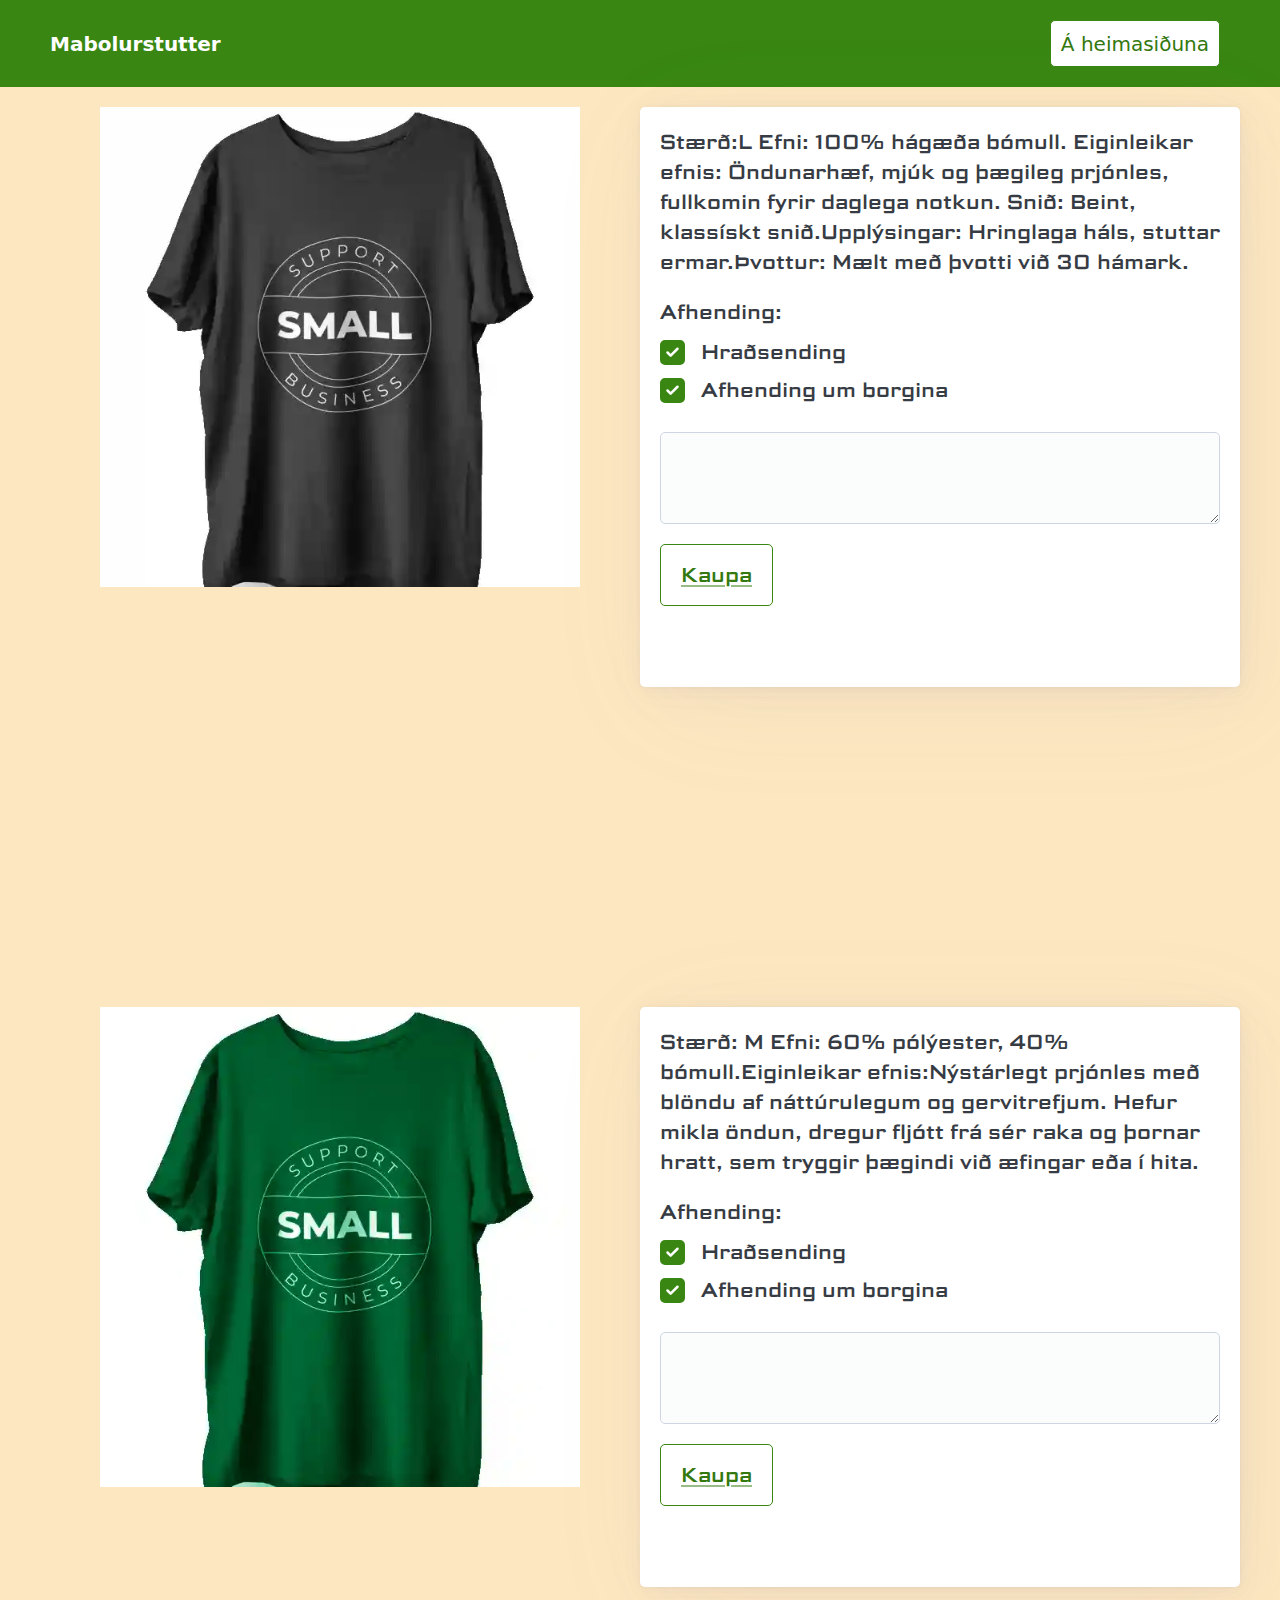
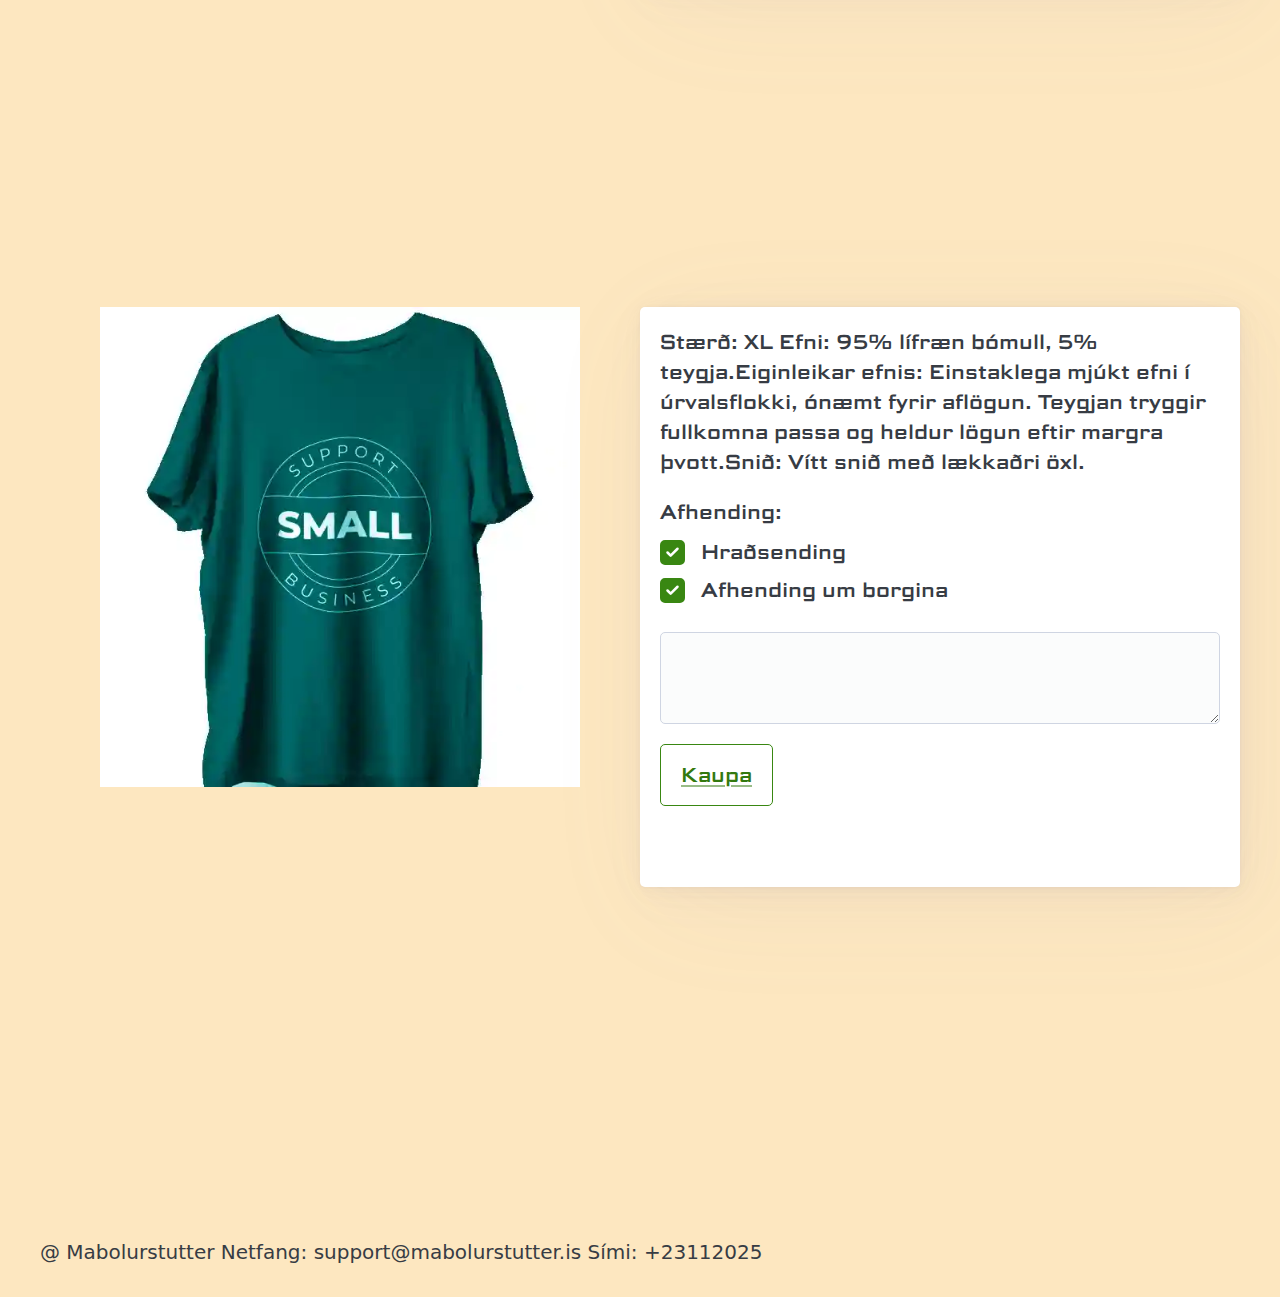
<file: fot.html>
<!DOCTYPE html>
<html lang="en">
<head>
    <meta charset="UTF-8">
    <meta name="viewport" content="width=device-width, initial-scale=1.0">
    <title>Document</title>
    <link rel="stylesheet" href="css/pico.green.css">
    <link rel="stylesheet" href="css/tablemix.css">
    <link rel="stylesheet" href="css/custom.css">
    <link rel="stylesheet" href="css/icomoon.css">
    <link rel="stylesheet" href="css/fot.css">
    <link rel="preconnect" href="https://fonts.googleapis.com">
    <link rel="preconnect" href="https://fonts.gstatic.com" crossorigin>
    <link href="https://fonts.googleapis.com/css2?family=Science+Gothic:wght@100..900&display=swap" rel="stylesheet">
</head>
<body id="body" >
    <nav id="hea" >
        <ul>
            <strong>Mabolurstutter</strong>
        </ul>
        <ul>
            <li>
                <button class="button"><a href="index.html"> Á heimasiðuna</a> </button>
            </li>
        </ul>
    </nav>

<main class="mai">
    <div class="container">

        <div class="item1" >
            <nav>
                <img src="images/T1.webp" alt="imageT1">
            </nav>

            
        </div>
        <article class="itemtext1">
            <p>Stærð:L Efni: 100% hágæða bómull. Eiginleikar efnis: Öndunarhæf, mjúk og þægileg prjónles,  fullkomin fyrir daglega notkun. Snið: Beint, klassískt snið.Upplýsingar: Hringlaga háls, stuttar ermar.Þvottur: Mælt með þvotti við 30 hámark.</p>
            

            <fieldset>
                <legend>Afhending:</legend>
                <label>
                    <input type="checkbox" name="english" checked />
                    Hraðsending
                </label>
                <label>
                    <input type="checkbox" name="english" checked />
                    Afhending um borgina
                </label>
            </fieldset>
            <textarea
            name="Afhending"
            placeholder="Skrifaðu heimilisfangið þangað sem við eigum að senda þér fötin."
            aria-label="Professional short bio">
            </textarea>
            <button class="button2"><a href="index.html">Kaupa</a> </button>
        </article>







        <div class="item2">
            <nav>
                <img src="images/T2.webp" alt="imageT1">
            </nav>
        </div>
        <article class="itemtext2">
            <p>Stærð: M Efni: 60% pólýester, 40% bómull.Eiginleikar efnis:Nýstárlegt prjónles með blöndu af náttúrulegum og gervitrefjum. Hefur mikla öndun, dregur fljótt frá sér raka og þornar hratt, sem tryggir þægindi við æfingar eða í hita.</p>
            <fieldset>
                <legend>Afhending:</legend>
                <label>
                    <input type="checkbox" name="english" checked />
                    Hraðsending
                </label>
                <label>
                    <input type="checkbox" name="english" checked />
                    Afhending um borgina
                </label>
            </fieldset>
            <textarea
            name="Afhending"
            placeholder="Skrifaðu heimilisfangið þangað sem við eigum að senda þér fötin."
            aria-label="Professional short bio">
            </textarea>
            <button class="button2"><a href="index.html">Kaupa</a> </button>
        </article>

        <div class="item3">
            <nav>
                <img src="images/T3.webp" alt="imageT1">
            </nav>
        </div>
        <article class="itemtext3">
            <p>Stærð: XL Efni: 95% lífræn bómull, 5% teygja.Eiginleikar efnis: Einstaklega mjúkt efni í úrvalsflokki, ónæmt fyrir aflögun. Teygjan tryggir fullkomna passa og heldur lögun eftir margra þvott.Snið: Vítt snið með lækkaðri öxl.</p>
            <fieldset>
                <legend>Afhending:</legend>
                <label>
                    <input type="checkbox" name="english" checked />
                    Hraðsending
                </label>
                <label>
                    <input type="checkbox" name="english" checked />
                    Afhending um borgina
                </label>
            </fieldset>
            <textarea
            name="Afhending"
            placeholder="Skrifaðu heimilisfangið þangað sem við eigum að senda þér fötin."
            aria-label="Professional short bio">
            </textarea>
            <button class="button2"><a href="index.html">Kaupa</a> </button>
        </article>


    </div>

</main>

  

    <footer class="footer">
        <p> @ Mabolurstutter Netfang: support@mabolurstutter.is Sími: +23112025 </p>
    </footer>

</body>
</html>
</file>
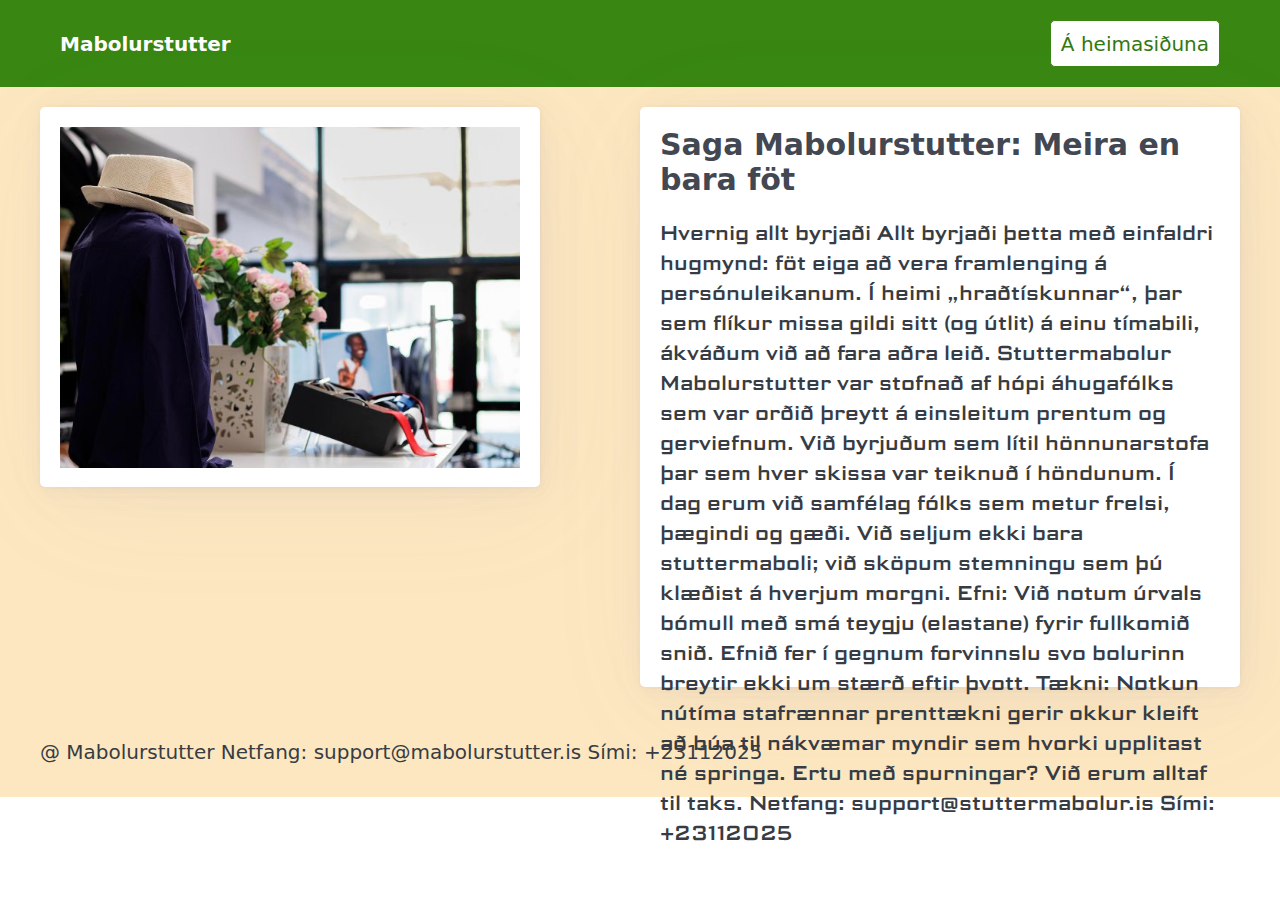
<file: um.html>
<!DOCTYPE html>
<html lang="en">
<head>
    <meta charset="UTF-8">
    <meta name="viewport" content="width=device-width, initial-scale=1.0">
    <title>Document</title>
    <link rel="stylesheet" href="css/pico.green.css">
    <link rel="stylesheet" href="css/tablemix.css">
    <link rel="stylesheet" href="css/custom.css">
    <link rel="stylesheet" href="css/icomoon.css">
    <link rel="stylesheet" href="css/uM.css">
    <link rel="preconnect" href="https://fonts.googleapis.com">
    <link rel="preconnect" href="https://fonts.gstatic.com" crossorigin>
    <link href="https://fonts.googleapis.com/css2?family=Science+Gothic:wght@100..900&display=swap" rel="stylesheet">
</head>
<body id="body">
    <nav id="hea" >
        <ul>
            <li><strong> Mabolurstutter</strong></li>
        </ul>
        <ul>
            <li>
                <button class="button"><a href="index.html"> Á heimasiðuna</a> </button>
            </li>
        </ul>
    </nav>



    <main class="container col-1">


        <article class="item1">
            <div >
                <img src="images/umimage.jpg" alt="UMimage">
            </div>
        </article>

        <article  class="item2">
            <h3> Saga Mabolurstutter: Meira en bara föt</h3>
            <p>
                
                
                Hvernig allt byrjaði
                Allt byrjaði þetta með einfaldri hugmynd: föt eiga að vera framlenging á persónuleikanum. Í heimi „hraðtískunnar“, þar sem flíkur missa gildi sitt (og útlit) á einu tímabili, ákváðum við að fara aðra leið. Stuttermabolur Mabolurstutter var stofnað af hópi áhugafólks sem var orðið þreytt á einsleitum prentum og gerviefnum.

                Við byrjuðum sem lítil hönnunarstofa þar sem hver skissa var teiknuð í höndunum. Í dag erum við samfélag fólks sem metur frelsi, þægindi og gæði. Við seljum ekki bara stuttermaboli; við sköpum stemningu sem þú klæðist á hverjum morgni.



                Efni: Við notum úrvals bómull með smá teygju (elastane) fyrir fullkomið snið. Efnið fer í gegnum forvinnslu svo bolurinn breytir ekki um stærð eftir þvott.



                Tækni: Notkun nútíma stafrænnar prenttækni gerir okkur kleift að búa til nákvæmar myndir sem hvorki upplitast né springa. Ertu með spurningar? Við erum alltaf til taks. Netfang: support@stuttermabolur.is Sími: +23112025

                

            </p>
        </article>



    </main>





    <footer class="footer">
        <p> @ Mabolurstutter Netfang: support@mabolurstutter.is Sími: +23112025 </p>
    </footer>

</body>
</html>
</file>
<file: css/pico.green.css>
@charset "UTF-8";
/*!
 * Pico CSS ✨ v2.1.1 (https://picocss.com)
 * Copyright 2019-2025 - Licensed under MIT
 */
/**
 * Styles
 */
:root,
:host {
  --pico-font-family-emoji: "Apple Color Emoji", "Segoe UI Emoji", "Segoe UI Symbol", "Noto Color Emoji";
  --pico-font-family-sans-serif: system-ui, "Segoe UI", Roboto, Oxygen, Ubuntu, Cantarell, Helvetica, Arial, "Helvetica Neue", sans-serif, var(--pico-font-family-emoji);
  --pico-font-family-monospace: ui-monospace, SFMono-Regular, "SF Mono", Menlo, Consolas, "Liberation Mono", monospace, var(--pico-font-family-emoji);
  --pico-font-family: var(--pico-font-family-sans-serif);
  --pico-line-height: 1.5;
  --pico-font-weight: 400;
  --pico-font-size: 100%;
  --pico-text-underline-offset: 0.1rem;
  --pico-border-radius: 0.25rem;
  --pico-border-width: 0.0625rem;
  --pico-outline-width: 0.125rem;
  --pico-transition: 0.2s ease-in-out;
  --pico-spacing: 1rem;
  --pico-typography-spacing-vertical: 1rem;
  --pico-block-spacing-vertical: var(--pico-spacing);
  --pico-block-spacing-horizontal: var(--pico-spacing);
  --pico-grid-column-gap: var(--pico-spacing);
  --pico-grid-row-gap: var(--pico-spacing);
  --pico-form-element-spacing-vertical: 0.75rem;
  --pico-form-element-spacing-horizontal: 1rem;
  --pico-group-box-shadow: 0 0 0 rgba(0, 0, 0, 0);
  --pico-group-box-shadow-focus-with-button: 0 0 0 var(--pico-outline-width) var(--pico-primary-focus);
  --pico-group-box-shadow-focus-with-input: 0 0 0 0.0625rem var(--pico-form-element-border-color);
  --pico-modal-overlay-backdrop-filter: blur(0.375rem);
  --pico-nav-element-spacing-vertical: 1rem;
  --pico-nav-element-spacing-horizontal: 0.5rem;
  --pico-nav-link-spacing-vertical: 0.5rem;
  --pico-nav-link-spacing-horizontal: 0.5rem;
  --pico-nav-breadcrumb-divider: ">";
  --pico-icon-checkbox: url("data:image/svg+xml,%3Csvg xmlns='http://www.w3.org/2000/svg' width='24' height='24' viewBox='0 0 24 24' fill='none' stroke='rgb(255, 255, 255)' stroke-width='4' stroke-linecap='round' stroke-linejoin='round'%3E%3Cpolyline points='20 6 9 17 4 12'%3E%3C/polyline%3E%3C/svg%3E");
  --pico-icon-minus: url("data:image/svg+xml,%3Csvg xmlns='http://www.w3.org/2000/svg' width='24' height='24' viewBox='0 0 24 24' fill='none' stroke='rgb(255, 255, 255)' stroke-width='4' stroke-linecap='round' stroke-linejoin='round'%3E%3Cline x1='5' y1='12' x2='19' y2='12'%3E%3C/line%3E%3C/svg%3E");
  --pico-icon-chevron: url("data:image/svg+xml,%3Csvg xmlns='http://www.w3.org/2000/svg' width='24' height='24' viewBox='0 0 24 24' fill='none' stroke='rgb(136, 145, 164)' stroke-width='2' stroke-linecap='round' stroke-linejoin='round'%3E%3Cpolyline points='6 9 12 15 18 9'%3E%3C/polyline%3E%3C/svg%3E");
  --pico-icon-date: url("data:image/svg+xml,%3Csvg xmlns='http://www.w3.org/2000/svg' width='24' height='24' viewBox='0 0 24 24' fill='none' stroke='rgb(136, 145, 164)' stroke-width='2' stroke-linecap='round' stroke-linejoin='round'%3E%3Crect x='3' y='4' width='18' height='18' rx='2' ry='2'%3E%3C/rect%3E%3Cline x1='16' y1='2' x2='16' y2='6'%3E%3C/line%3E%3Cline x1='8' y1='2' x2='8' y2='6'%3E%3C/line%3E%3Cline x1='3' y1='10' x2='21' y2='10'%3E%3C/line%3E%3C/svg%3E");
  --pico-icon-time: url("data:image/svg+xml,%3Csvg xmlns='http://www.w3.org/2000/svg' width='24' height='24' viewBox='0 0 24 24' fill='none' stroke='rgb(136, 145, 164)' stroke-width='2' stroke-linecap='round' stroke-linejoin='round'%3E%3Ccircle cx='12' cy='12' r='10'%3E%3C/circle%3E%3Cpolyline points='12 6 12 12 16 14'%3E%3C/polyline%3E%3C/svg%3E");
  --pico-icon-search: url("data:image/svg+xml,%3Csvg xmlns='http://www.w3.org/2000/svg' width='24' height='24' viewBox='0 0 24 24' fill='none' stroke='rgb(136, 145, 164)' stroke-width='1.5' stroke-linecap='round' stroke-linejoin='round'%3E%3Ccircle cx='11' cy='11' r='8'%3E%3C/circle%3E%3Cline x1='21' y1='21' x2='16.65' y2='16.65'%3E%3C/line%3E%3C/svg%3E");
  --pico-icon-close: url("data:image/svg+xml,%3Csvg xmlns='http://www.w3.org/2000/svg' width='24' height='24' viewBox='0 0 24 24' fill='none' stroke='rgb(136, 145, 164)' stroke-width='3' stroke-linecap='round' stroke-linejoin='round'%3E%3Cline x1='18' y1='6' x2='6' y2='18'%3E%3C/line%3E%3Cline x1='6' y1='6' x2='18' y2='18'%3E%3C/line%3E%3C/svg%3E");
  --pico-icon-loading: url("data:image/svg+xml,%3Csvg fill='none' height='24' width='24' viewBox='0 0 24 24' xmlns='http://www.w3.org/2000/svg' %3E%3Cstyle%3E g %7B animation: rotate 2s linear infinite; transform-origin: center center; %7D circle %7B stroke-dasharray: 75,100; stroke-dashoffset: -5; animation: dash 1.5s ease-in-out infinite; stroke-linecap: round; %7D @keyframes rotate %7B 0%25 %7B transform: rotate(0deg); %7D 100%25 %7B transform: rotate(360deg); %7D %7D @keyframes dash %7B 0%25 %7B stroke-dasharray: 1,100; stroke-dashoffset: 0; %7D 50%25 %7B stroke-dasharray: 44.5,100; stroke-dashoffset: -17.5; %7D 100%25 %7B stroke-dasharray: 44.5,100; stroke-dashoffset: -62; %7D %7D %3C/style%3E%3Cg%3E%3Ccircle cx='12' cy='12' r='10' fill='none' stroke='rgb(136, 145, 164)' stroke-width='4' /%3E%3C/g%3E%3C/svg%3E");
}
@media (min-width: 576px) {
  :root,
  :host {
    --pico-font-size: 106.25%;
  }
}
@media (min-width: 768px) {
  :root,
  :host {
    --pico-font-size: 112.5%;
  }
}
@media (min-width: 1024px) {
  :root,
  :host {
    --pico-font-size: 118.75%;
  }
}
@media (min-width: 1280px) {
  :root,
  :host {
    --pico-font-size: 125%;
  }
}
@media (min-width: 1536px) {
  :root,
  :host {
    --pico-font-size: 131.25%;
  }
}

a {
  --pico-text-decoration: underline;
}
a.secondary, a.contrast {
  --pico-text-decoration: underline;
}

small {
  --pico-font-size: 0.875em;
}

h1,
h2,
h3,
h4,
h5,
h6 {
  --pico-font-weight: 700;
}

h1 {
  --pico-font-size: 2rem;
  --pico-line-height: 1.125;
  --pico-typography-spacing-top: 3rem;
}

h2 {
  --pico-font-size: 1.75rem;
  --pico-line-height: 1.15;
  --pico-typography-spacing-top: 2.625rem;
}

h3 {
  --pico-font-size: 1.5rem;
  --pico-line-height: 1.175;
  --pico-typography-spacing-top: 2.25rem;
}

h4 {
  --pico-font-size: 1.25rem;
  --pico-line-height: 1.2;
  --pico-typography-spacing-top: 1.874rem;
}

h5 {
  --pico-font-size: 1.125rem;
  --pico-line-height: 1.225;
  --pico-typography-spacing-top: 1.6875rem;
}

h6 {
  --pico-font-size: 1rem;
  --pico-line-height: 1.25;
  --pico-typography-spacing-top: 1.5rem;
}

thead th,
thead td,
tfoot th,
tfoot td {
  --pico-font-weight: 600;
  --pico-border-width: 0.1875rem;
}

pre,
code,
kbd,
samp {
  --pico-font-family: var(--pico-font-family-monospace);
}

kbd {
  --pico-font-weight: bolder;
}

input:not([type=submit],
[type=button],
[type=reset],
[type=checkbox],
[type=radio],
[type=file]),
:where(select, textarea) {
  --pico-outline-width: 0.0625rem;
}

[type=search] {
  --pico-border-radius: 5rem;
}

[type=checkbox],
[type=radio] {
  --pico-border-width: 0.125rem;
}

[type=checkbox][role=switch] {
  --pico-border-width: 0.1875rem;
}

details.dropdown summary:not([role=button]) {
  --pico-outline-width: 0.0625rem;
}

nav details.dropdown summary:focus-visible {
  --pico-outline-width: 0.125rem;
}

[role=search] {
  --pico-border-radius: 5rem;
}

[role=search]:has(button.secondary:focus,
[type=submit].secondary:focus,
[type=button].secondary:focus,
[role=button].secondary:focus),
[role=group]:has(button.secondary:focus,
[type=submit].secondary:focus,
[type=button].secondary:focus,
[role=button].secondary:focus) {
  --pico-group-box-shadow-focus-with-button: 0 0 0 var(--pico-outline-width) var(--pico-secondary-focus);
}
[role=search]:has(button.contrast:focus,
[type=submit].contrast:focus,
[type=button].contrast:focus,
[role=button].contrast:focus),
[role=group]:has(button.contrast:focus,
[type=submit].contrast:focus,
[type=button].contrast:focus,
[role=button].contrast:focus) {
  --pico-group-box-shadow-focus-with-button: 0 0 0 var(--pico-outline-width) var(--pico-contrast-focus);
}
[role=search] button,
[role=search] [type=submit],
[role=search] [type=button],
[role=search] [role=button],
[role=group] button,
[role=group] [type=submit],
[role=group] [type=button],
[role=group] [role=button] {
  --pico-form-element-spacing-horizontal: 2rem;
}

details summary[role=button]:not(.outline)::after {
  filter: brightness(0) invert(1);
}

[aria-busy=true]:not(input, select, textarea):is(button, [type=submit], [type=button], [type=reset], [role=button]):not(.outline)::before {
  filter: brightness(0) invert(1);
}

/**
 * Color schemes
 */
[data-theme=light],
:root:not([data-theme=dark]),
:host(:not([data-theme=dark])) {
  color-scheme: light;
  --pico-background-color: #fff;
  --pico-color: #373c44;
  --pico-text-selection-color: rgba(71, 164, 23, 0.25);
  --pico-muted-color: #646b79;
  --pico-muted-border-color: rgb(231, 234, 239.5);
  --pico-primary: #33790f;
  --pico-primary-background: #398712;
  --pico-primary-border: var(--pico-primary-background);
  --pico-primary-underline: rgba(51, 121, 15, 0.5);
  --pico-primary-hover: #265e09;
  --pico-primary-hover-background: #33790f;
  --pico-primary-hover-border: var(--pico-primary-hover-background);
  --pico-primary-hover-underline: var(--pico-primary-hover);
  --pico-primary-focus: rgba(71, 164, 23, 0.5);
  --pico-primary-inverse: #fff;
  --pico-secondary: #5d6b89;
  --pico-secondary-background: #525f7a;
  --pico-secondary-border: var(--pico-secondary-background);
  --pico-secondary-underline: rgba(93, 107, 137, 0.5);
  --pico-secondary-hover: #48536b;
  --pico-secondary-hover-background: #48536b;
  --pico-secondary-hover-border: var(--pico-secondary-hover-background);
  --pico-secondary-hover-underline: var(--pico-secondary-hover);
  --pico-secondary-focus: rgba(93, 107, 137, 0.25);
  --pico-secondary-inverse: #fff;
  --pico-contrast: #181c25;
  --pico-contrast-background: #181c25;
  --pico-contrast-border: var(--pico-contrast-background);
  --pico-contrast-underline: rgba(24, 28, 37, 0.5);
  --pico-contrast-hover: #000;
  --pico-contrast-hover-background: #000;
  --pico-contrast-hover-border: var(--pico-contrast-hover-background);
  --pico-contrast-hover-underline: var(--pico-secondary-hover);
  --pico-contrast-focus: rgba(93, 107, 137, 0.25);
  --pico-contrast-inverse: #fff;
  --pico-box-shadow: 0.0145rem 0.029rem 0.174rem rgba(129, 145, 181, 0.01698), 0.0335rem 0.067rem 0.402rem rgba(129, 145, 181, 0.024), 0.0625rem 0.125rem 0.75rem rgba(129, 145, 181, 0.03), 0.1125rem 0.225rem 1.35rem rgba(129, 145, 181, 0.036), 0.2085rem 0.417rem 2.502rem rgba(129, 145, 181, 0.04302), 0.5rem 1rem 6rem rgba(129, 145, 181, 0.06), 0 0 0 0.0625rem rgba(129, 145, 181, 0.015);
  --pico-h1-color: #2d3138;
  --pico-h2-color: #373c44;
  --pico-h3-color: #424751;
  --pico-h4-color: #4d535e;
  --pico-h5-color: #5c6370;
  --pico-h6-color: #646b79;
  --pico-mark-background-color: rgb(252.5, 230.5, 191.5);
  --pico-mark-color: #0f1114;
  --pico-ins-color: rgb(28.5, 105.5, 84);
  --pico-del-color: rgb(136, 56.5, 53);
  --pico-blockquote-border-color: var(--pico-muted-border-color);
  --pico-blockquote-footer-color: var(--pico-muted-color);
  --pico-button-box-shadow: 0 0 0 rgba(0, 0, 0, 0);
  --pico-button-hover-box-shadow: 0 0 0 rgba(0, 0, 0, 0);
  --pico-table-border-color: var(--pico-muted-border-color);
  --pico-table-row-stripped-background-color: rgba(111, 120, 135, 0.0375);
  --pico-code-background-color: rgb(243, 244.5, 246.75);
  --pico-code-color: #646b79;
  --pico-code-kbd-background-color: var(--pico-color);
  --pico-code-kbd-color: var(--pico-background-color);
  --pico-form-element-background-color: rgb(251, 251.5, 252.25);
  --pico-form-element-selected-background-color: #dfe3eb;
  --pico-form-element-border-color: #cfd5e2;
  --pico-form-element-color: #23262c;
  --pico-form-element-placeholder-color: var(--pico-muted-color);
  --pico-form-element-active-background-color: #fff;
  --pico-form-element-active-border-color: var(--pico-primary-border);
  --pico-form-element-focus-color: var(--pico-primary-border);
  --pico-form-element-disabled-opacity: 0.5;
  --pico-form-element-invalid-border-color: rgb(183.5, 105.5, 106.5);
  --pico-form-element-invalid-active-border-color: rgb(200.25, 79.25, 72.25);
  --pico-form-element-invalid-focus-color: var(--pico-form-element-invalid-active-border-color);
  --pico-form-element-valid-border-color: rgb(76, 154.5, 137.5);
  --pico-form-element-valid-active-border-color: rgb(39, 152.75, 118.75);
  --pico-form-element-valid-focus-color: var(--pico-form-element-valid-active-border-color);
  --pico-switch-background-color: #bfc7d9;
  --pico-switch-checked-background-color: var(--pico-primary-background);
  --pico-switch-color: #fff;
  --pico-switch-thumb-box-shadow: 0 0 0 rgba(0, 0, 0, 0);
  --pico-range-border-color: #dfe3eb;
  --pico-range-active-border-color: #bfc7d9;
  --pico-range-thumb-border-color: var(--pico-background-color);
  --pico-range-thumb-color: var(--pico-secondary-background);
  --pico-range-thumb-active-color: var(--pico-primary-background);
  --pico-accordion-border-color: var(--pico-muted-border-color);
  --pico-accordion-active-summary-color: var(--pico-primary-hover);
  --pico-accordion-close-summary-color: var(--pico-color);
  --pico-accordion-open-summary-color: var(--pico-muted-color);
  --pico-card-background-color: var(--pico-background-color);
  --pico-card-border-color: var(--pico-muted-border-color);
  --pico-card-box-shadow: var(--pico-box-shadow);
  --pico-card-sectioning-background-color: rgb(251, 251.5, 252.25);
  --pico-dropdown-background-color: #fff;
  --pico-dropdown-border-color: #eff1f4;
  --pico-dropdown-box-shadow: var(--pico-box-shadow);
  --pico-dropdown-color: var(--pico-color);
  --pico-dropdown-hover-background-color: #eff1f4;
  --pico-loading-spinner-opacity: 0.5;
  --pico-modal-overlay-background-color: rgba(232, 234, 237, 0.75);
  --pico-progress-background-color: #dfe3eb;
  --pico-progress-color: var(--pico-primary-background);
  --pico-tooltip-background-color: var(--pico-contrast-background);
  --pico-tooltip-color: var(--pico-contrast-inverse);
  --pico-icon-valid: url("data:image/svg+xml,%3Csvg xmlns='http://www.w3.org/2000/svg' width='24' height='24' viewBox='0 0 24 24' fill='none' stroke='rgb(76, 154.5, 137.5)' stroke-width='2' stroke-linecap='round' stroke-linejoin='round'%3E%3Cpolyline points='20 6 9 17 4 12'%3E%3C/polyline%3E%3C/svg%3E");
  --pico-icon-invalid: url("data:image/svg+xml,%3Csvg xmlns='http://www.w3.org/2000/svg' width='24' height='24' viewBox='0 0 24 24' fill='none' stroke='rgb(200.25, 79.25, 72.25)' stroke-width='2' stroke-linecap='round' stroke-linejoin='round'%3E%3Ccircle cx='12' cy='12' r='10'%3E%3C/circle%3E%3Cline x1='12' y1='8' x2='12' y2='12'%3E%3C/line%3E%3Cline x1='12' y1='16' x2='12.01' y2='16'%3E%3C/line%3E%3C/svg%3E");
}
[data-theme=light] input:is([type=submit],
[type=button],
[type=reset],
[type=checkbox],
[type=radio],
[type=file]),
:root:not([data-theme=dark]) input:is([type=submit],
[type=button],
[type=reset],
[type=checkbox],
[type=radio],
[type=file]),
:host(:not([data-theme=dark])) input:is([type=submit],
[type=button],
[type=reset],
[type=checkbox],
[type=radio],
[type=file]) {
  --pico-form-element-focus-color: var(--pico-primary-focus);
}

@media only screen and (prefers-color-scheme: dark) {
  :root:not([data-theme]),
  :host(:not([data-theme])) {
    color-scheme: dark;
    --pico-background-color: rgb(19, 22.5, 30.5);
    --pico-color: #c2c7d0;
    --pico-text-selection-color: rgba(78, 179, 27, 0.1875);
    --pico-muted-color: #7b8495;
    --pico-muted-border-color: #202632;
    --pico-primary: #4eb31b;
    --pico-primary-background: #398712;
    --pico-primary-border: var(--pico-primary-background);
    --pico-primary-underline: rgba(78, 179, 27, 0.5);
    --pico-primary-hover: #5dd121;
    --pico-primary-hover-background: #409614;
    --pico-primary-hover-border: var(--pico-primary-hover-background);
    --pico-primary-hover-underline: var(--pico-primary-hover);
    --pico-primary-focus: rgba(78, 179, 27, 0.375);
    --pico-primary-inverse: #fff;
    --pico-secondary: #969eaf;
    --pico-secondary-background: #525f7a;
    --pico-secondary-border: var(--pico-secondary-background);
    --pico-secondary-underline: rgba(150, 158, 175, 0.5);
    --pico-secondary-hover: #b3b9c5;
    --pico-secondary-hover-background: #5d6b89;
    --pico-secondary-hover-border: var(--pico-secondary-hover-background);
    --pico-secondary-hover-underline: var(--pico-secondary-hover);
    --pico-secondary-focus: rgba(144, 158, 190, 0.25);
    --pico-secondary-inverse: #fff;
    --pico-contrast: #dfe3eb;
    --pico-contrast-background: #eff1f4;
    --pico-contrast-border: var(--pico-contrast-background);
    --pico-contrast-underline: rgba(223, 227, 235, 0.5);
    --pico-contrast-hover: #fff;
    --pico-contrast-hover-background: #fff;
    --pico-contrast-hover-border: var(--pico-contrast-hover-background);
    --pico-contrast-hover-underline: var(--pico-contrast-hover);
    --pico-contrast-focus: rgba(207, 213, 226, 0.25);
    --pico-contrast-inverse: #000;
    --pico-box-shadow: 0.0145rem 0.029rem 0.174rem rgba(7, 8.5, 12, 0.01698), 0.0335rem 0.067rem 0.402rem rgba(7, 8.5, 12, 0.024), 0.0625rem 0.125rem 0.75rem rgba(7, 8.5, 12, 0.03), 0.1125rem 0.225rem 1.35rem rgba(7, 8.5, 12, 0.036), 0.2085rem 0.417rem 2.502rem rgba(7, 8.5, 12, 0.04302), 0.5rem 1rem 6rem rgba(7, 8.5, 12, 0.06), 0 0 0 0.0625rem rgba(7, 8.5, 12, 0.015);
    --pico-h1-color: #f0f1f3;
    --pico-h2-color: #e0e3e7;
    --pico-h3-color: #c2c7d0;
    --pico-h4-color: #b3b9c5;
    --pico-h5-color: #a4acba;
    --pico-h6-color: #8891a4;
    --pico-mark-background-color: #014063;
    --pico-mark-color: #fff;
    --pico-ins-color: #62af9a;
    --pico-del-color: rgb(205.5, 126, 123);
    --pico-blockquote-border-color: var(--pico-muted-border-color);
    --pico-blockquote-footer-color: var(--pico-muted-color);
    --pico-button-box-shadow: 0 0 0 rgba(0, 0, 0, 0);
    --pico-button-hover-box-shadow: 0 0 0 rgba(0, 0, 0, 0);
    --pico-table-border-color: var(--pico-muted-border-color);
    --pico-table-row-stripped-background-color: rgba(111, 120, 135, 0.0375);
    --pico-code-background-color: rgb(26, 30.5, 40.25);
    --pico-code-color: #8891a4;
    --pico-code-kbd-background-color: var(--pico-color);
    --pico-code-kbd-color: var(--pico-background-color);
    --pico-form-element-background-color: rgb(28, 33, 43.5);
    --pico-form-element-selected-background-color: #2a3140;
    --pico-form-element-border-color: #2a3140;
    --pico-form-element-color: #e0e3e7;
    --pico-form-element-placeholder-color: #8891a4;
    --pico-form-element-active-background-color: rgb(26, 30.5, 40.25);
    --pico-form-element-active-border-color: var(--pico-primary-border);
    --pico-form-element-focus-color: var(--pico-primary-border);
    --pico-form-element-disabled-opacity: 0.5;
    --pico-form-element-invalid-border-color: rgb(149.5, 74, 80);
    --pico-form-element-invalid-active-border-color: rgb(183.25, 63.5, 59);
    --pico-form-element-invalid-focus-color: var(--pico-form-element-invalid-active-border-color);
    --pico-form-element-valid-border-color: #2a7b6f;
    --pico-form-element-valid-active-border-color: rgb(22, 137, 105.5);
    --pico-form-element-valid-focus-color: var(--pico-form-element-valid-active-border-color);
    --pico-switch-background-color: #333c4e;
    --pico-switch-checked-background-color: var(--pico-primary-background);
    --pico-switch-color: #fff;
    --pico-switch-thumb-box-shadow: 0 0 0 rgba(0, 0, 0, 0);
    --pico-range-border-color: #202632;
    --pico-range-active-border-color: #2a3140;
    --pico-range-thumb-border-color: var(--pico-background-color);
    --pico-range-thumb-color: var(--pico-secondary-background);
    --pico-range-thumb-active-color: var(--pico-primary-background);
    --pico-accordion-border-color: var(--pico-muted-border-color);
    --pico-accordion-active-summary-color: var(--pico-primary-hover);
    --pico-accordion-close-summary-color: var(--pico-color);
    --pico-accordion-open-summary-color: var(--pico-muted-color);
    --pico-card-background-color: #181c25;
    --pico-card-border-color: var(--pico-card-background-color);
    --pico-card-box-shadow: var(--pico-box-shadow);
    --pico-card-sectioning-background-color: rgb(26, 30.5, 40.25);
    --pico-dropdown-background-color: #181c25;
    --pico-dropdown-border-color: #202632;
    --pico-dropdown-box-shadow: var(--pico-box-shadow);
    --pico-dropdown-color: var(--pico-color);
    --pico-dropdown-hover-background-color: #202632;
    --pico-loading-spinner-opacity: 0.5;
    --pico-modal-overlay-background-color: rgba(7.5, 8.5, 10, 0.75);
    --pico-progress-background-color: #202632;
    --pico-progress-color: var(--pico-primary-background);
    --pico-tooltip-background-color: var(--pico-contrast-background);
    --pico-tooltip-color: var(--pico-contrast-inverse);
    --pico-icon-valid: url("data:image/svg+xml,%3Csvg xmlns='http://www.w3.org/2000/svg' width='24' height='24' viewBox='0 0 24 24' fill='none' stroke='rgb(42, 123, 111)' stroke-width='2' stroke-linecap='round' stroke-linejoin='round'%3E%3Cpolyline points='20 6 9 17 4 12'%3E%3C/polyline%3E%3C/svg%3E");
    --pico-icon-invalid: url("data:image/svg+xml,%3Csvg xmlns='http://www.w3.org/2000/svg' width='24' height='24' viewBox='0 0 24 24' fill='none' stroke='rgb(149.5, 74, 80)' stroke-width='2' stroke-linecap='round' stroke-linejoin='round'%3E%3Ccircle cx='12' cy='12' r='10'%3E%3C/circle%3E%3Cline x1='12' y1='8' x2='12' y2='12'%3E%3C/line%3E%3Cline x1='12' y1='16' x2='12.01' y2='16'%3E%3C/line%3E%3C/svg%3E");
  }
  :root:not([data-theme]) input:is([type=submit],
  [type=button],
  [type=reset],
  [type=checkbox],
  [type=radio],
  [type=file]),
  :host(:not([data-theme])) input:is([type=submit],
  [type=button],
  [type=reset],
  [type=checkbox],
  [type=radio],
  [type=file]) {
    --pico-form-element-focus-color: var(--pico-primary-focus);
  }
  :root:not([data-theme]) details summary[role=button].contrast:not(.outline)::after,
  :host(:not([data-theme])) details summary[role=button].contrast:not(.outline)::after {
    filter: brightness(0);
  }
  :root:not([data-theme]) [aria-busy=true]:not(input, select, textarea).contrast:is(button,
  [type=submit],
  [type=button],
  [type=reset],
  [role=button]):not(.outline)::before,
  :host(:not([data-theme])) [aria-busy=true]:not(input, select, textarea).contrast:is(button,
  [type=submit],
  [type=button],
  [type=reset],
  [role=button]):not(.outline)::before {
    filter: brightness(0);
  }
}
[data-theme=dark] {
  color-scheme: dark;
  --pico-background-color: rgb(19, 22.5, 30.5);
  --pico-color: #c2c7d0;
  --pico-text-selection-color: rgba(78, 179, 27, 0.1875);
  --pico-muted-color: #7b8495;
  --pico-muted-border-color: #202632;
  --pico-primary: #4eb31b;
  --pico-primary-background: #398712;
  --pico-primary-border: var(--pico-primary-background);
  --pico-primary-underline: rgba(78, 179, 27, 0.5);
  --pico-primary-hover: #5dd121;
  --pico-primary-hover-background: #409614;
  --pico-primary-hover-border: var(--pico-primary-hover-background);
  --pico-primary-hover-underline: var(--pico-primary-hover);
  --pico-primary-focus: rgba(78, 179, 27, 0.375);
  --pico-primary-inverse: #fff;
  --pico-secondary: #969eaf;
  --pico-secondary-background: #525f7a;
  --pico-secondary-border: var(--pico-secondary-background);
  --pico-secondary-underline: rgba(150, 158, 175, 0.5);
  --pico-secondary-hover: #b3b9c5;
  --pico-secondary-hover-background: #5d6b89;
  --pico-secondary-hover-border: var(--pico-secondary-hover-background);
  --pico-secondary-hover-underline: var(--pico-secondary-hover);
  --pico-secondary-focus: rgba(144, 158, 190, 0.25);
  --pico-secondary-inverse: #fff;
  --pico-contrast: #dfe3eb;
  --pico-contrast-background: #eff1f4;
  --pico-contrast-border: var(--pico-contrast-background);
  --pico-contrast-underline: rgba(223, 227, 235, 0.5);
  --pico-contrast-hover: #fff;
  --pico-contrast-hover-background: #fff;
  --pico-contrast-hover-border: var(--pico-contrast-hover-background);
  --pico-contrast-hover-underline: var(--pico-contrast-hover);
  --pico-contrast-focus: rgba(207, 213, 226, 0.25);
  --pico-contrast-inverse: #000;
  --pico-box-shadow: 0.0145rem 0.029rem 0.174rem rgba(7, 8.5, 12, 0.01698), 0.0335rem 0.067rem 0.402rem rgba(7, 8.5, 12, 0.024), 0.0625rem 0.125rem 0.75rem rgba(7, 8.5, 12, 0.03), 0.1125rem 0.225rem 1.35rem rgba(7, 8.5, 12, 0.036), 0.2085rem 0.417rem 2.502rem rgba(7, 8.5, 12, 0.04302), 0.5rem 1rem 6rem rgba(7, 8.5, 12, 0.06), 0 0 0 0.0625rem rgba(7, 8.5, 12, 0.015);
  --pico-h1-color: #f0f1f3;
  --pico-h2-color: #e0e3e7;
  --pico-h3-color: #c2c7d0;
  --pico-h4-color: #b3b9c5;
  --pico-h5-color: #a4acba;
  --pico-h6-color: #8891a4;
  --pico-mark-background-color: #014063;
  --pico-mark-color: #fff;
  --pico-ins-color: #62af9a;
  --pico-del-color: rgb(205.5, 126, 123);
  --pico-blockquote-border-color: var(--pico-muted-border-color);
  --pico-blockquote-footer-color: var(--pico-muted-color);
  --pico-button-box-shadow: 0 0 0 rgba(0, 0, 0, 0);
  --pico-button-hover-box-shadow: 0 0 0 rgba(0, 0, 0, 0);
  --pico-table-border-color: var(--pico-muted-border-color);
  --pico-table-row-stripped-background-color: rgba(111, 120, 135, 0.0375);
  --pico-code-background-color: rgb(26, 30.5, 40.25);
  --pico-code-color: #8891a4;
  --pico-code-kbd-background-color: var(--pico-color);
  --pico-code-kbd-color: var(--pico-background-color);
  --pico-form-element-background-color: rgb(28, 33, 43.5);
  --pico-form-element-selected-background-color: #2a3140;
  --pico-form-element-border-color: #2a3140;
  --pico-form-element-color: #e0e3e7;
  --pico-form-element-placeholder-color: #8891a4;
  --pico-form-element-active-background-color: rgb(26, 30.5, 40.25);
  --pico-form-element-active-border-color: var(--pico-primary-border);
  --pico-form-element-focus-color: var(--pico-primary-border);
  --pico-form-element-disabled-opacity: 0.5;
  --pico-form-element-invalid-border-color: rgb(149.5, 74, 80);
  --pico-form-element-invalid-active-border-color: rgb(183.25, 63.5, 59);
  --pico-form-element-invalid-focus-color: var(--pico-form-element-invalid-active-border-color);
  --pico-form-element-valid-border-color: #2a7b6f;
  --pico-form-element-valid-active-border-color: rgb(22, 137, 105.5);
  --pico-form-element-valid-focus-color: var(--pico-form-element-valid-active-border-color);
  --pico-switch-background-color: #333c4e;
  --pico-switch-checked-background-color: var(--pico-primary-background);
  --pico-switch-color: #fff;
  --pico-switch-thumb-box-shadow: 0 0 0 rgba(0, 0, 0, 0);
  --pico-range-border-color: #202632;
  --pico-range-active-border-color: #2a3140;
  --pico-range-thumb-border-color: var(--pico-background-color);
  --pico-range-thumb-color: var(--pico-secondary-background);
  --pico-range-thumb-active-color: var(--pico-primary-background);
  --pico-accordion-border-color: var(--pico-muted-border-color);
  --pico-accordion-active-summary-color: var(--pico-primary-hover);
  --pico-accordion-close-summary-color: var(--pico-color);
  --pico-accordion-open-summary-color: var(--pico-muted-color);
  --pico-card-background-color: #181c25;
  --pico-card-border-color: var(--pico-card-background-color);
  --pico-card-box-shadow: var(--pico-box-shadow);
  --pico-card-sectioning-background-color: rgb(26, 30.5, 40.25);
  --pico-dropdown-background-color: #181c25;
  --pico-dropdown-border-color: #202632;
  --pico-dropdown-box-shadow: var(--pico-box-shadow);
  --pico-dropdown-color: var(--pico-color);
  --pico-dropdown-hover-background-color: #202632;
  --pico-loading-spinner-opacity: 0.5;
  --pico-modal-overlay-background-color: rgba(7.5, 8.5, 10, 0.75);
  --pico-progress-background-color: #202632;
  --pico-progress-color: var(--pico-primary-background);
  --pico-tooltip-background-color: var(--pico-contrast-background);
  --pico-tooltip-color: var(--pico-contrast-inverse);
  --pico-icon-valid: url("data:image/svg+xml,%3Csvg xmlns='http://www.w3.org/2000/svg' width='24' height='24' viewBox='0 0 24 24' fill='none' stroke='rgb(42, 123, 111)' stroke-width='2' stroke-linecap='round' stroke-linejoin='round'%3E%3Cpolyline points='20 6 9 17 4 12'%3E%3C/polyline%3E%3C/svg%3E");
  --pico-icon-invalid: url("data:image/svg+xml,%3Csvg xmlns='http://www.w3.org/2000/svg' width='24' height='24' viewBox='0 0 24 24' fill='none' stroke='rgb(149.5, 74, 80)' stroke-width='2' stroke-linecap='round' stroke-linejoin='round'%3E%3Ccircle cx='12' cy='12' r='10'%3E%3C/circle%3E%3Cline x1='12' y1='8' x2='12' y2='12'%3E%3C/line%3E%3Cline x1='12' y1='16' x2='12.01' y2='16'%3E%3C/line%3E%3C/svg%3E");
}
[data-theme=dark] input:is([type=submit],
[type=button],
[type=reset],
[type=checkbox],
[type=radio],
[type=file]) {
  --pico-form-element-focus-color: var(--pico-primary-focus);
}
[data-theme=dark] details summary[role=button].contrast:not(.outline)::after {
  filter: brightness(0);
}
[data-theme=dark] [aria-busy=true]:not(input, select, textarea).contrast:is(button,
[type=submit],
[type=button],
[type=reset],
[role=button]):not(.outline)::before {
  filter: brightness(0);
}

progress,
[type=checkbox],
[type=radio],
[type=range] {
  accent-color: var(--pico-primary);
}

/**
 * Document
 * Content-box & Responsive typography
 */
*,
*::before,
*::after {
  box-sizing: border-box;
  background-repeat: no-repeat;
}

::before,
::after {
  text-decoration: inherit;
  vertical-align: inherit;
}

:where(:root),
:where(:host) {
  -webkit-tap-highlight-color: transparent;
  -webkit-text-size-adjust: 100%;
  -moz-text-size-adjust: 100%;
  text-size-adjust: 100%;
  background-color: var(--pico-background-color);
  color: var(--pico-color);
  font-weight: var(--pico-font-weight);
  font-size: var(--pico-font-size);
  line-height: var(--pico-line-height);
  font-family: var(--pico-font-family);
  text-underline-offset: var(--pico-text-underline-offset);
  text-rendering: optimizeLegibility;
  overflow-wrap: break-word;
  -moz-tab-size: 4;
  -o-tab-size: 4;
  tab-size: 4;
}

/**
 * Landmarks
 */
body {
  width: 100%;
  margin: 0;
}

main {
  display: block;
}

body > header,
body > main,
body > footer {
  padding-block: var(--pico-block-spacing-vertical);
}

/**
 * Section
 */
section {
  margin-bottom: var(--pico-block-spacing-vertical);
}

/**
 * Container
 */
.container,
.container-fluid {
  width: 100%;
  margin-right: auto;
  margin-left: auto;
  padding-right: var(--pico-spacing);
  padding-left: var(--pico-spacing);
}

@media (min-width: 576px) {
  .container {
    max-width: 510px;
    padding-right: 0;
    padding-left: 0;
  }
}
@media (min-width: 768px) {
  .container {
    max-width: 700px;
  }
}
@media (min-width: 1024px) {
  .container {
    max-width: 950px;
  }
}
@media (min-width: 1280px) {
  .container {
    max-width: 1200px;
  }
}
@media (min-width: 1536px) {
  .container {
    max-width: 1450px;
  }
}

/**
 * Grid
 * Minimal grid system with auto-layout columns
 */
.grid {
  grid-column-gap: var(--pico-grid-column-gap);
  grid-row-gap: var(--pico-grid-row-gap);
  display: grid;
  grid-template-columns: 1fr;
}
@media (min-width: 768px) {
  .grid {
    grid-template-columns: repeat(auto-fit, minmax(0%, 1fr));
  }
}
.grid > * {
  min-width: 0;
}

/**
 * Overflow auto
 */
.overflow-auto {
  overflow: auto;
}

/**
 * Typography
 */
b,
strong {
  font-weight: bolder;
}

sub,
sup {
  position: relative;
  font-size: 0.75em;
  line-height: 0;
  vertical-align: baseline;
}

sub {
  bottom: -0.25em;
}

sup {
  top: -0.5em;
}

address,
blockquote,
dl,
ol,
p,
pre,
table,
ul {
  margin-top: 0;
  margin-bottom: var(--pico-typography-spacing-vertical);
  color: var(--pico-color);
  font-style: normal;
  font-weight: var(--pico-font-weight);
}

h1,
h2,
h3,
h4,
h5,
h6 {
  margin-top: 0;
  margin-bottom: var(--pico-typography-spacing-vertical);
  color: var(--pico-color);
  font-weight: var(--pico-font-weight);
  font-size: var(--pico-font-size);
  line-height: var(--pico-line-height);
  font-family: var(--pico-font-family);
}

h1 {
  --pico-color: var(--pico-h1-color);
}

h2 {
  --pico-color: var(--pico-h2-color);
}

h3 {
  --pico-color: var(--pico-h3-color);
}

h4 {
  --pico-color: var(--pico-h4-color);
}

h5 {
  --pico-color: var(--pico-h5-color);
}

h6 {
  --pico-color: var(--pico-h6-color);
}

:where(article, address, blockquote, dl, figure, form, ol, p, pre, table, ul) ~ :is(h1, h2, h3, h4, h5, h6) {
  margin-top: var(--pico-typography-spacing-top);
}

p {
  margin-bottom: var(--pico-typography-spacing-vertical);
}

hgroup {
  margin-bottom: var(--pico-typography-spacing-vertical);
}
hgroup > * {
  margin-top: 0;
  margin-bottom: 0;
}
hgroup > *:not(:first-child):last-child {
  --pico-color: var(--pico-muted-color);
  --pico-font-weight: unset;
  font-size: 1rem;
}

:where(ol, ul) li {
  margin-bottom: calc(var(--pico-typography-spacing-vertical) * 0.25);
}

:where(dl, ol, ul) :where(dl, ol, ul) {
  margin: 0;
  margin-top: calc(var(--pico-typography-spacing-vertical) * 0.25);
}

ul li {
  list-style: square;
}

mark {
  padding: 0.125rem 0.25rem;
  background-color: var(--pico-mark-background-color);
  color: var(--pico-mark-color);
  vertical-align: baseline;
}

blockquote {
  display: block;
  margin: var(--pico-typography-spacing-vertical) 0;
  padding: var(--pico-spacing);
  border-right: none;
  border-left: 0.25rem solid var(--pico-blockquote-border-color);
  border-inline-start: 0.25rem solid var(--pico-blockquote-border-color);
  border-inline-end: none;
}
blockquote footer {
  margin-top: calc(var(--pico-typography-spacing-vertical) * 0.5);
  color: var(--pico-blockquote-footer-color);
}

abbr[title] {
  border-bottom: 1px dotted;
  text-decoration: none;
  cursor: help;
}

ins {
  color: var(--pico-ins-color);
  text-decoration: none;
}

del {
  color: var(--pico-del-color);
}

::-moz-selection {
  background-color: var(--pico-text-selection-color);
}

::selection {
  background-color: var(--pico-text-selection-color);
}

/**
 * Link
 */
:where(a:not([role=button])),
[role=link] {
  --pico-color: var(--pico-primary);
  --pico-background-color: transparent;
  --pico-underline: var(--pico-primary-underline);
  outline: none;
  background-color: var(--pico-background-color);
  color: var(--pico-color);
  -webkit-text-decoration: var(--pico-text-decoration);
  text-decoration: var(--pico-text-decoration);
  text-decoration-color: var(--pico-underline);
  text-underline-offset: 0.125em;
  transition: background-color var(--pico-transition), color var(--pico-transition), box-shadow var(--pico-transition), -webkit-text-decoration var(--pico-transition);
  transition: background-color var(--pico-transition), color var(--pico-transition), text-decoration var(--pico-transition), box-shadow var(--pico-transition);
  transition: background-color var(--pico-transition), color var(--pico-transition), text-decoration var(--pico-transition), box-shadow var(--pico-transition), -webkit-text-decoration var(--pico-transition);
}
:where(a:not([role=button])):is([aria-current]:not([aria-current=false]), :hover, :active, :focus),
[role=link]:is([aria-current]:not([aria-current=false]), :hover, :active, :focus) {
  --pico-color: var(--pico-primary-hover);
  --pico-underline: var(--pico-primary-hover-underline);
  --pico-text-decoration: underline;
}
:where(a:not([role=button])):focus-visible,
[role=link]:focus-visible {
  box-shadow: 0 0 0 var(--pico-outline-width) var(--pico-primary-focus);
}
:where(a:not([role=button])).secondary,
[role=link].secondary {
  --pico-color: var(--pico-secondary);
  --pico-underline: var(--pico-secondary-underline);
}
:where(a:not([role=button])).secondary:is([aria-current]:not([aria-current=false]), :hover, :active, :focus),
[role=link].secondary:is([aria-current]:not([aria-current=false]), :hover, :active, :focus) {
  --pico-color: var(--pico-secondary-hover);
  --pico-underline: var(--pico-secondary-hover-underline);
}
:where(a:not([role=button])).contrast,
[role=link].contrast {
  --pico-color: var(--pico-contrast);
  --pico-underline: var(--pico-contrast-underline);
}
:where(a:not([role=button])).contrast:is([aria-current]:not([aria-current=false]), :hover, :active, :focus),
[role=link].contrast:is([aria-current]:not([aria-current=false]), :hover, :active, :focus) {
  --pico-color: var(--pico-contrast-hover);
  --pico-underline: var(--pico-contrast-hover-underline);
}

a[role=button] {
  display: inline-block;
}

/**
 * Button
 */
button {
  margin: 0;
  overflow: visible;
  font-family: inherit;
  text-transform: none;
}

button,
[type=submit],
[type=reset],
[type=button] {
  -webkit-appearance: button;
}

button,
[type=submit],
[type=reset],
[type=button],
[type=file]::file-selector-button,
[role=button] {
  --pico-background-color: var(--pico-primary-background);
  --pico-border-color: var(--pico-primary-border);
  --pico-color: var(--pico-primary-inverse);
  --pico-box-shadow: var(--pico-button-box-shadow, 0 0 0 rgba(0, 0, 0, 0));
  padding: var(--pico-form-element-spacing-vertical) var(--pico-form-element-spacing-horizontal);
  border: var(--pico-border-width) solid var(--pico-border-color);
  border-radius: var(--pico-border-radius);
  outline: none;
  background-color: var(--pico-background-color);
  box-shadow: var(--pico-box-shadow);
  color: var(--pico-color);
  font-weight: var(--pico-font-weight);
  font-size: 1rem;
  line-height: var(--pico-line-height);
  text-align: center;
  text-decoration: none;
  cursor: pointer;
  -webkit-user-select: none;
  -moz-user-select: none;
  user-select: none;
  transition: background-color var(--pico-transition), border-color var(--pico-transition), color var(--pico-transition), box-shadow var(--pico-transition);
}
button:is([aria-current]:not([aria-current=false])), button:is(:hover, :active, :focus),
[type=submit]:is([aria-current]:not([aria-current=false])),
[type=submit]:is(:hover, :active, :focus),
[type=reset]:is([aria-current]:not([aria-current=false])),
[type=reset]:is(:hover, :active, :focus),
[type=button]:is([aria-current]:not([aria-current=false])),
[type=button]:is(:hover, :active, :focus),
[type=file]::file-selector-button:is([aria-current]:not([aria-current=false])),
[type=file]::file-selector-button:is(:hover, :active, :focus),
[role=button]:is([aria-current]:not([aria-current=false])),
[role=button]:is(:hover, :active, :focus) {
  --pico-background-color: var(--pico-primary-hover-background);
  --pico-border-color: var(--pico-primary-hover-border);
  --pico-box-shadow: var(--pico-button-hover-box-shadow, 0 0 0 rgba(0, 0, 0, 0));
  --pico-color: var(--pico-primary-inverse);
}
button:focus, button:is([aria-current]:not([aria-current=false])):focus,
[type=submit]:focus,
[type=submit]:is([aria-current]:not([aria-current=false])):focus,
[type=reset]:focus,
[type=reset]:is([aria-current]:not([aria-current=false])):focus,
[type=button]:focus,
[type=button]:is([aria-current]:not([aria-current=false])):focus,
[type=file]::file-selector-button:focus,
[type=file]::file-selector-button:is([aria-current]:not([aria-current=false])):focus,
[role=button]:focus,
[role=button]:is([aria-current]:not([aria-current=false])):focus {
  --pico-box-shadow: var(--pico-button-hover-box-shadow, 0 0 0 rgba(0, 0, 0, 0)), 0 0 0 var(--pico-outline-width) var(--pico-primary-focus);
}

[type=submit],
[type=reset],
[type=button] {
  margin-bottom: var(--pico-spacing);
}

:is(button, [type=submit], [type=button], [role=button]).secondary,
[type=reset],
[type=file]::file-selector-button {
  --pico-background-color: var(--pico-secondary-background);
  --pico-border-color: var(--pico-secondary-border);
  --pico-color: var(--pico-secondary-inverse);
  cursor: pointer;
}
:is(button, [type=submit], [type=button], [role=button]).secondary:is([aria-current]:not([aria-current=false]), :hover, :active, :focus),
[type=reset]:is([aria-current]:not([aria-current=false]), :hover, :active, :focus),
[type=file]::file-selector-button:is([aria-current]:not([aria-current=false]), :hover, :active, :focus) {
  --pico-background-color: var(--pico-secondary-hover-background);
  --pico-border-color: var(--pico-secondary-hover-border);
  --pico-color: var(--pico-secondary-inverse);
}
:is(button, [type=submit], [type=button], [role=button]).secondary:focus, :is(button, [type=submit], [type=button], [role=button]).secondary:is([aria-current]:not([aria-current=false])):focus,
[type=reset]:focus,
[type=reset]:is([aria-current]:not([aria-current=false])):focus,
[type=file]::file-selector-button:focus,
[type=file]::file-selector-button:is([aria-current]:not([aria-current=false])):focus {
  --pico-box-shadow: var(--pico-button-hover-box-shadow, 0 0 0 rgba(0, 0, 0, 0)), 0 0 0 var(--pico-outline-width) var(--pico-secondary-focus);
}

:is(button, [type=submit], [type=button], [role=button]).contrast {
  --pico-background-color: var(--pico-contrast-background);
  --pico-border-color: var(--pico-contrast-border);
  --pico-color: var(--pico-contrast-inverse);
}
:is(button, [type=submit], [type=button], [role=button]).contrast:is([aria-current]:not([aria-current=false]), :hover, :active, :focus) {
  --pico-background-color: var(--pico-contrast-hover-background);
  --pico-border-color: var(--pico-contrast-hover-border);
  --pico-color: var(--pico-contrast-inverse);
}
:is(button, [type=submit], [type=button], [role=button]).contrast:focus, :is(button, [type=submit], [type=button], [role=button]).contrast:is([aria-current]:not([aria-current=false])):focus {
  --pico-box-shadow: var(--pico-button-hover-box-shadow, 0 0 0 rgba(0, 0, 0, 0)), 0 0 0 var(--pico-outline-width) var(--pico-contrast-focus);
}

:is(button, [type=submit], [type=button], [role=button]).outline,
[type=reset].outline {
  --pico-background-color: transparent;
  --pico-color: var(--pico-primary);
  --pico-border-color: var(--pico-primary);
}
:is(button, [type=submit], [type=button], [role=button]).outline:is([aria-current]:not([aria-current=false]), :hover, :active, :focus),
[type=reset].outline:is([aria-current]:not([aria-current=false]), :hover, :active, :focus) {
  --pico-background-color: transparent;
  --pico-color: var(--pico-primary-hover);
  --pico-border-color: var(--pico-primary-hover);
}

:is(button, [type=submit], [type=button], [role=button]).outline.secondary,
[type=reset].outline {
  --pico-color: var(--pico-secondary);
  --pico-border-color: var(--pico-secondary);
}
:is(button, [type=submit], [type=button], [role=button]).outline.secondary:is([aria-current]:not([aria-current=false]), :hover, :active, :focus),
[type=reset].outline:is([aria-current]:not([aria-current=false]), :hover, :active, :focus) {
  --pico-color: var(--pico-secondary-hover);
  --pico-border-color: var(--pico-secondary-hover);
}

:is(button, [type=submit], [type=button], [role=button]).outline.contrast {
  --pico-color: var(--pico-contrast);
  --pico-border-color: var(--pico-contrast);
}
:is(button, [type=submit], [type=button], [role=button]).outline.contrast:is([aria-current]:not([aria-current=false]), :hover, :active, :focus) {
  --pico-color: var(--pico-contrast-hover);
  --pico-border-color: var(--pico-contrast-hover);
}

:where(button, [type=submit], [type=reset], [type=button], [role=button])[disabled],
:where(fieldset[disabled]) :is(button, [type=submit], [type=button], [type=reset], [role=button]) {
  opacity: 0.5;
  pointer-events: none;
}

/**
 * Table
 */
:where(table) {
  width: 100%;
  border-collapse: collapse;
  border-spacing: 0;
  text-indent: 0;
}

th,
td {
  padding: calc(var(--pico-spacing) / 2) var(--pico-spacing);
  border-bottom: var(--pico-border-width) solid var(--pico-table-border-color);
  background-color: var(--pico-background-color);
  color: var(--pico-color);
  font-weight: var(--pico-font-weight);
  text-align: left;
  text-align: start;
}

tfoot th,
tfoot td {
  border-top: var(--pico-border-width) solid var(--pico-table-border-color);
  border-bottom: 0;
}

table.striped tbody tr:nth-child(odd) th,
table.striped tbody tr:nth-child(odd) td {
  background-color: var(--pico-table-row-stripped-background-color);
}

/**
 * Embedded content
 */
:where(audio, canvas, iframe, img, svg, video) {
  vertical-align: middle;
}

audio,
video {
  display: inline-block;
}

audio:not([controls]) {
  display: none;
  height: 0;
}

:where(iframe) {
  border-style: none;
}

img {
  max-width: 100%;
  height: auto;
  border-style: none;
}

:where(svg:not([fill])) {
  fill: currentColor;
}

svg:not(:root),
svg:not(:host) {
  overflow: hidden;
}

/**
 * Code
 */
pre,
code,
kbd,
samp {
  font-size: 0.875em;
  font-family: var(--pico-font-family);
}

pre code,
pre samp {
  font-size: inherit;
  font-family: inherit;
}

pre {
  -ms-overflow-style: scrollbar;
  overflow: auto;
}

pre,
code,
kbd,
samp {
  border-radius: var(--pico-border-radius);
  background: var(--pico-code-background-color);
  color: var(--pico-code-color);
  font-weight: var(--pico-font-weight);
  line-height: initial;
}

code,
kbd,
samp {
  display: inline-block;
  padding: 0.375rem;
}

pre {
  display: block;
  margin-bottom: var(--pico-spacing);
  overflow-x: auto;
}
pre > code,
pre > samp {
  display: block;
  padding: var(--pico-spacing);
  background: none;
  line-height: var(--pico-line-height);
}

kbd {
  background-color: var(--pico-code-kbd-background-color);
  color: var(--pico-code-kbd-color);
  vertical-align: baseline;
}

/**
 * Figure
 */
figure {
  display: block;
  margin: 0;
  padding: 0;
}
figure figcaption {
  padding: calc(var(--pico-spacing) * 0.5) 0;
  color: var(--pico-muted-color);
}

/**
 * Misc
 */
hr {
  height: 0;
  margin: var(--pico-typography-spacing-vertical) 0;
  border: 0;
  border-top: 1px solid var(--pico-muted-border-color);
  color: inherit;
}

[hidden],
template {
  display: none !important;
}

canvas {
  display: inline-block;
}

/**
 * Basics form elements
 */
input,
optgroup,
select,
textarea {
  margin: 0;
  font-size: 1rem;
  line-height: var(--pico-line-height);
  font-family: inherit;
  letter-spacing: inherit;
}

input {
  overflow: visible;
}

select {
  text-transform: none;
}

legend {
  max-width: 100%;
  padding: 0;
  color: inherit;
  white-space: normal;
}

textarea {
  overflow: auto;
}

[type=checkbox],
[type=radio] {
  padding: 0;
}

::-webkit-inner-spin-button,
::-webkit-outer-spin-button {
  height: auto;
}

[type=search] {
  -webkit-appearance: textfield;
  outline-offset: -2px;
}

[type=search]::-webkit-search-decoration {
  -webkit-appearance: none;
}

::-webkit-file-upload-button {
  -webkit-appearance: button;
  font: inherit;
}

::-moz-focus-inner {
  padding: 0;
  border-style: none;
}

:-moz-focusring {
  outline: none;
}

:-moz-ui-invalid {
  box-shadow: none;
}

::-ms-expand {
  display: none;
}

[type=file],
[type=range] {
  padding: 0;
  border-width: 0;
}

input:not([type=checkbox], [type=radio], [type=range]) {
  height: calc(1rem * var(--pico-line-height) + var(--pico-form-element-spacing-vertical) * 2 + var(--pico-border-width) * 2);
}

fieldset {
  width: 100%;
  margin: 0;
  margin-bottom: var(--pico-spacing);
  padding: 0;
  border: 0;
}

label,
fieldset legend {
  display: block;
  margin-bottom: calc(var(--pico-spacing) * 0.375);
  color: var(--pico-color);
  font-weight: var(--pico-form-label-font-weight, var(--pico-font-weight));
}

fieldset legend {
  margin-bottom: calc(var(--pico-spacing) * 0.5);
}

input:not([type=checkbox], [type=radio]),
button[type=submit],
select,
textarea {
  width: 100%;
}

input:not([type=checkbox], [type=radio], [type=range], [type=file]),
select,
textarea {
  -webkit-appearance: none;
  -moz-appearance: none;
  appearance: none;
  padding: var(--pico-form-element-spacing-vertical) var(--pico-form-element-spacing-horizontal);
}

input,
select,
textarea {
  --pico-background-color: var(--pico-form-element-background-color);
  --pico-border-color: var(--pico-form-element-border-color);
  --pico-color: var(--pico-form-element-color);
  --pico-box-shadow: none;
  border: var(--pico-border-width) solid var(--pico-border-color);
  border-radius: var(--pico-border-radius);
  outline: none;
  background-color: var(--pico-background-color);
  box-shadow: var(--pico-box-shadow);
  color: var(--pico-color);
  font-weight: var(--pico-font-weight);
  transition: background-color var(--pico-transition), border-color var(--pico-transition), color var(--pico-transition), box-shadow var(--pico-transition);
}

input:not([type=submit],
[type=button],
[type=reset],
[type=checkbox],
[type=radio],
[readonly]):is(:active, :focus),
:where(select, textarea):not([readonly]):is(:active, :focus) {
  --pico-background-color: var(--pico-form-element-active-background-color);
}

input:not([type=submit], [type=button], [type=reset], [role=switch], [readonly]):is(:active, :focus),
:where(select, textarea):not([readonly]):is(:active, :focus) {
  --pico-border-color: var(--pico-form-element-active-border-color);
}

input:not([type=submit],
[type=button],
[type=reset],
[type=range],
[type=file],
[readonly]):focus,
:where(select, textarea):not([readonly]):focus {
  --pico-box-shadow: 0 0 0 var(--pico-outline-width) var(--pico-form-element-focus-color);
}

input:not([type=submit], [type=button], [type=reset])[disabled],
select[disabled],
textarea[disabled],
label[aria-disabled=true],
:where(fieldset[disabled]) :is(input:not([type=submit], [type=button], [type=reset]), select, textarea) {
  opacity: var(--pico-form-element-disabled-opacity);
  pointer-events: none;
}

label[aria-disabled=true] input[disabled] {
  opacity: 1;
}

:where(input, select, textarea):not([type=checkbox],
[type=radio],
[type=date],
[type=datetime-local],
[type=month],
[type=time],
[type=week],
[type=range])[aria-invalid] {
  padding-right: calc(var(--pico-form-element-spacing-horizontal) + 1.5rem) !important;
  padding-left: var(--pico-form-element-spacing-horizontal);
  padding-inline-start: var(--pico-form-element-spacing-horizontal) !important;
  padding-inline-end: calc(var(--pico-form-element-spacing-horizontal) + 1.5rem) !important;
  background-position: center right 0.75rem;
  background-size: 1rem auto;
  background-repeat: no-repeat;
}
:where(input, select, textarea):not([type=checkbox],
[type=radio],
[type=date],
[type=datetime-local],
[type=month],
[type=time],
[type=week],
[type=range])[aria-invalid=false]:not(select) {
  background-image: var(--pico-icon-valid);
}
:where(input, select, textarea):not([type=checkbox],
[type=radio],
[type=date],
[type=datetime-local],
[type=month],
[type=time],
[type=week],
[type=range])[aria-invalid=true]:not(select) {
  background-image: var(--pico-icon-invalid);
}
:where(input, select, textarea)[aria-invalid=false] {
  --pico-border-color: var(--pico-form-element-valid-border-color);
}
:where(input, select, textarea)[aria-invalid=false]:is(:active, :focus) {
  --pico-border-color: var(--pico-form-element-valid-active-border-color) !important;
}
:where(input, select, textarea)[aria-invalid=false]:is(:active, :focus):not([type=checkbox], [type=radio]) {
  --pico-box-shadow: 0 0 0 var(--pico-outline-width) var(--pico-form-element-valid-focus-color) !important;
}
:where(input, select, textarea)[aria-invalid=true] {
  --pico-border-color: var(--pico-form-element-invalid-border-color);
}
:where(input, select, textarea)[aria-invalid=true]:is(:active, :focus) {
  --pico-border-color: var(--pico-form-element-invalid-active-border-color) !important;
}
:where(input, select, textarea)[aria-invalid=true]:is(:active, :focus):not([type=checkbox], [type=radio]) {
  --pico-box-shadow: 0 0 0 var(--pico-outline-width) var(--pico-form-element-invalid-focus-color) !important;
}

[dir=rtl] :where(input, select, textarea):not([type=checkbox], [type=radio]):is([aria-invalid], [aria-invalid=true], [aria-invalid=false]) {
  background-position: center left 0.75rem;
}

input::placeholder,
input::-webkit-input-placeholder,
textarea::placeholder,
textarea::-webkit-input-placeholder,
select:invalid {
  color: var(--pico-form-element-placeholder-color);
  opacity: 1;
}

input:not([type=checkbox], [type=radio]),
select,
textarea {
  margin-bottom: var(--pico-spacing);
}

select::-ms-expand {
  border: 0;
  background-color: transparent;
}
select:not([multiple], [size]) {
  padding-right: calc(var(--pico-form-element-spacing-horizontal) + 1.5rem);
  padding-left: var(--pico-form-element-spacing-horizontal);
  padding-inline-start: var(--pico-form-element-spacing-horizontal);
  padding-inline-end: calc(var(--pico-form-element-spacing-horizontal) + 1.5rem);
  background-image: var(--pico-icon-chevron);
  background-position: center right 0.75rem;
  background-size: 1rem auto;
  background-repeat: no-repeat;
}
select[multiple] option:checked {
  background: var(--pico-form-element-selected-background-color);
  color: var(--pico-form-element-color);
}

[dir=rtl] select:not([multiple], [size]) {
  background-position: center left 0.75rem;
}

textarea {
  display: block;
  resize: vertical;
}
textarea[aria-invalid] {
  --pico-icon-height: calc(1rem * var(--pico-line-height) + var(--pico-form-element-spacing-vertical) * 2 + var(--pico-border-width) * 2);
  background-position: top right 0.75rem !important;
  background-size: 1rem var(--pico-icon-height) !important;
}

:where(input, select, textarea, fieldset, .grid) + small {
  display: block;
  width: 100%;
  margin-top: calc(var(--pico-spacing) * -0.75);
  margin-bottom: var(--pico-spacing);
  color: var(--pico-muted-color);
}
:where(input, select, textarea, fieldset, .grid)[aria-invalid=false] + small {
  color: var(--pico-ins-color);
}
:where(input, select, textarea, fieldset, .grid)[aria-invalid=true] + small {
  color: var(--pico-del-color);
}

label > :where(input, select, textarea) {
  margin-top: calc(var(--pico-spacing) * 0.25);
}

/**
 * Checkboxes, Radios and Switches
 */
label:has([type=checkbox], [type=radio]) {
  width: -moz-fit-content;
  width: fit-content;
  cursor: pointer;
}

[type=checkbox],
[type=radio] {
  -webkit-appearance: none;
  -moz-appearance: none;
  appearance: none;
  width: 1.25em;
  height: 1.25em;
  margin-top: -0.125em;
  margin-inline-end: 0.5em;
  border-width: var(--pico-border-width);
  vertical-align: middle;
  cursor: pointer;
}
[type=checkbox]::-ms-check,
[type=radio]::-ms-check {
  display: none;
}
[type=checkbox]:checked, [type=checkbox]:checked:active, [type=checkbox]:checked:focus,
[type=radio]:checked,
[type=radio]:checked:active,
[type=radio]:checked:focus {
  --pico-background-color: var(--pico-primary-background);
  --pico-border-color: var(--pico-primary-border);
  background-image: var(--pico-icon-checkbox);
  background-position: center;
  background-size: 0.75em auto;
  background-repeat: no-repeat;
}
[type=checkbox] ~ label,
[type=radio] ~ label {
  display: inline-block;
  margin-bottom: 0;
  cursor: pointer;
}
[type=checkbox] ~ label:not(:last-of-type),
[type=radio] ~ label:not(:last-of-type) {
  margin-inline-end: 1em;
}

[type=checkbox]:indeterminate {
  --pico-background-color: var(--pico-primary-background);
  --pico-border-color: var(--pico-primary-border);
  background-image: var(--pico-icon-minus);
  background-position: center;
  background-size: 0.75em auto;
  background-repeat: no-repeat;
}

[type=radio] {
  border-radius: 50%;
}
[type=radio]:checked, [type=radio]:checked:active, [type=radio]:checked:focus {
  --pico-background-color: var(--pico-primary-inverse);
  border-width: 0.35em;
  background-image: none;
}

[type=checkbox][role=switch] {
  --pico-background-color: var(--pico-switch-background-color);
  --pico-color: var(--pico-switch-color);
  width: 2.25em;
  height: 1.25em;
  border: var(--pico-border-width) solid var(--pico-border-color);
  border-radius: 1.25em;
  background-color: var(--pico-background-color);
  line-height: 1.25em;
}
[type=checkbox][role=switch]:not([aria-invalid]) {
  --pico-border-color: var(--pico-switch-background-color);
}
[type=checkbox][role=switch]:before {
  display: block;
  aspect-ratio: 1;
  height: 100%;
  border-radius: 50%;
  background-color: var(--pico-color);
  box-shadow: var(--pico-switch-thumb-box-shadow);
  content: "";
  transition: margin 0.1s ease-in-out;
}
[type=checkbox][role=switch]:focus {
  --pico-background-color: var(--pico-switch-background-color);
  --pico-border-color: var(--pico-switch-background-color);
}
[type=checkbox][role=switch]:checked {
  --pico-background-color: var(--pico-switch-checked-background-color);
  --pico-border-color: var(--pico-switch-checked-background-color);
  background-image: none;
}
[type=checkbox][role=switch]:checked::before {
  margin-inline-start: calc(2.25em - 1.25em);
}
[type=checkbox][role=switch][disabled] {
  --pico-background-color: var(--pico-border-color);
}

[type=checkbox][aria-invalid=false]:checked, [type=checkbox][aria-invalid=false]:checked:active, [type=checkbox][aria-invalid=false]:checked:focus,
[type=checkbox][role=switch][aria-invalid=false]:checked,
[type=checkbox][role=switch][aria-invalid=false]:checked:active,
[type=checkbox][role=switch][aria-invalid=false]:checked:focus {
  --pico-background-color: var(--pico-form-element-valid-border-color);
}
[type=checkbox]:checked[aria-invalid=true], [type=checkbox]:checked:active[aria-invalid=true], [type=checkbox]:checked:focus[aria-invalid=true],
[type=checkbox][role=switch]:checked[aria-invalid=true],
[type=checkbox][role=switch]:checked:active[aria-invalid=true],
[type=checkbox][role=switch]:checked:focus[aria-invalid=true] {
  --pico-background-color: var(--pico-form-element-invalid-border-color);
}

[type=checkbox][aria-invalid=false]:checked, [type=checkbox][aria-invalid=false]:checked:active, [type=checkbox][aria-invalid=false]:checked:focus,
[type=radio][aria-invalid=false]:checked,
[type=radio][aria-invalid=false]:checked:active,
[type=radio][aria-invalid=false]:checked:focus,
[type=checkbox][role=switch][aria-invalid=false]:checked,
[type=checkbox][role=switch][aria-invalid=false]:checked:active,
[type=checkbox][role=switch][aria-invalid=false]:checked:focus {
  --pico-border-color: var(--pico-form-element-valid-border-color);
}
[type=checkbox]:checked[aria-invalid=true], [type=checkbox]:checked:active[aria-invalid=true], [type=checkbox]:checked:focus[aria-invalid=true],
[type=radio]:checked[aria-invalid=true],
[type=radio]:checked:active[aria-invalid=true],
[type=radio]:checked:focus[aria-invalid=true],
[type=checkbox][role=switch]:checked[aria-invalid=true],
[type=checkbox][role=switch]:checked:active[aria-invalid=true],
[type=checkbox][role=switch]:checked:focus[aria-invalid=true] {
  --pico-border-color: var(--pico-form-element-invalid-border-color);
}

/**
 * Input type color
 */
[type=color]::-webkit-color-swatch-wrapper {
  padding: 0;
}
[type=color]::-moz-focus-inner {
  padding: 0;
}
[type=color]::-webkit-color-swatch {
  border: 0;
  border-radius: calc(var(--pico-border-radius) * 0.5);
}
[type=color]::-moz-color-swatch {
  border: 0;
  border-radius: calc(var(--pico-border-radius) * 0.5);
}

/**
 * Input type datetime
 */
input:not([type=checkbox], [type=radio], [type=range], [type=file]):is([type=date], [type=datetime-local], [type=month], [type=time], [type=week]) {
  --pico-icon-position: 0.75rem;
  --pico-icon-width: 1rem;
  padding-right: calc(var(--pico-icon-width) + var(--pico-icon-position));
  background-image: var(--pico-icon-date);
  background-position: center right var(--pico-icon-position);
  background-size: var(--pico-icon-width) auto;
  background-repeat: no-repeat;
}
input:not([type=checkbox], [type=radio], [type=range], [type=file])[type=time] {
  background-image: var(--pico-icon-time);
}

[type=date]::-webkit-calendar-picker-indicator,
[type=datetime-local]::-webkit-calendar-picker-indicator,
[type=month]::-webkit-calendar-picker-indicator,
[type=time]::-webkit-calendar-picker-indicator,
[type=week]::-webkit-calendar-picker-indicator {
  width: var(--pico-icon-width);
  margin-right: calc(var(--pico-icon-width) * -1);
  margin-left: var(--pico-icon-position);
  opacity: 0;
}

@-moz-document url-prefix() {
  [type=date],
  [type=datetime-local],
  [type=month],
  [type=time],
  [type=week] {
    padding-right: var(--pico-form-element-spacing-horizontal) !important;
    background-image: none !important;
  }
}
[dir=rtl] :is([type=date], [type=datetime-local], [type=month], [type=time], [type=week]) {
  text-align: right;
}

/**
 * Input type file
 */
[type=file] {
  --pico-color: var(--pico-muted-color);
  margin-left: calc(var(--pico-outline-width) * -1);
  padding: calc(var(--pico-form-element-spacing-vertical) * 0.5) 0;
  padding-left: var(--pico-outline-width);
  border: 0;
  border-radius: 0;
  background: none;
}
[type=file]::file-selector-button {
  margin-right: calc(var(--pico-spacing) / 2);
  padding: calc(var(--pico-form-element-spacing-vertical) * 0.5) var(--pico-form-element-spacing-horizontal);
}
[type=file]:is(:hover, :active, :focus)::file-selector-button {
  --pico-background-color: var(--pico-secondary-hover-background);
  --pico-border-color: var(--pico-secondary-hover-border);
}
[type=file]:focus::file-selector-button {
  --pico-box-shadow: var(--pico-button-hover-box-shadow, 0 0 0 rgba(0, 0, 0, 0)), 0 0 0 var(--pico-outline-width) var(--pico-secondary-focus);
}

/**
 * Input type range
 */
[type=range] {
  -webkit-appearance: none;
  -moz-appearance: none;
  appearance: none;
  width: 100%;
  height: 1.25rem;
  background: none;
}
[type=range]::-webkit-slider-runnable-track {
  width: 100%;
  height: 0.375rem;
  border-radius: var(--pico-border-radius);
  background-color: var(--pico-range-border-color);
  -webkit-transition: background-color var(--pico-transition), box-shadow var(--pico-transition);
  transition: background-color var(--pico-transition), box-shadow var(--pico-transition);
}
[type=range]::-moz-range-track {
  width: 100%;
  height: 0.375rem;
  border-radius: var(--pico-border-radius);
  background-color: var(--pico-range-border-color);
  -moz-transition: background-color var(--pico-transition), box-shadow var(--pico-transition);
  transition: background-color var(--pico-transition), box-shadow var(--pico-transition);
}
[type=range]::-ms-track {
  width: 100%;
  height: 0.375rem;
  border-radius: var(--pico-border-radius);
  background-color: var(--pico-range-border-color);
  -ms-transition: background-color var(--pico-transition), box-shadow var(--pico-transition);
  transition: background-color var(--pico-transition), box-shadow var(--pico-transition);
}
[type=range]::-webkit-slider-thumb {
  -webkit-appearance: none;
  width: 1.25rem;
  height: 1.25rem;
  margin-top: -0.4375rem;
  border: 2px solid var(--pico-range-thumb-border-color);
  border-radius: 50%;
  background-color: var(--pico-range-thumb-color);
  cursor: pointer;
  -webkit-transition: background-color var(--pico-transition), transform var(--pico-transition);
  transition: background-color var(--pico-transition), transform var(--pico-transition);
}
[type=range]::-moz-range-thumb {
  -webkit-appearance: none;
  width: 1.25rem;
  height: 1.25rem;
  margin-top: -0.4375rem;
  border: 2px solid var(--pico-range-thumb-border-color);
  border-radius: 50%;
  background-color: var(--pico-range-thumb-color);
  cursor: pointer;
  -moz-transition: background-color var(--pico-transition), transform var(--pico-transition);
  transition: background-color var(--pico-transition), transform var(--pico-transition);
}
[type=range]::-ms-thumb {
  -webkit-appearance: none;
  width: 1.25rem;
  height: 1.25rem;
  margin-top: -0.4375rem;
  border: 2px solid var(--pico-range-thumb-border-color);
  border-radius: 50%;
  background-color: var(--pico-range-thumb-color);
  cursor: pointer;
  -ms-transition: background-color var(--pico-transition), transform var(--pico-transition);
  transition: background-color var(--pico-transition), transform var(--pico-transition);
}
[type=range]:active, [type=range]:focus-within {
  --pico-range-border-color: var(--pico-range-active-border-color);
  --pico-range-thumb-color: var(--pico-range-thumb-active-color);
}
[type=range]:active::-webkit-slider-thumb {
  transform: scale(1.25);
}
[type=range]:active::-moz-range-thumb {
  transform: scale(1.25);
}
[type=range]:active::-ms-thumb {
  transform: scale(1.25);
}

/**
 * Input type search
 */
input:not([type=checkbox], [type=radio], [type=range], [type=file])[type=search] {
  padding-inline-start: calc(var(--pico-form-element-spacing-horizontal) + 1.75rem);
  background-image: var(--pico-icon-search);
  background-position: center left calc(var(--pico-form-element-spacing-horizontal) + 0.125rem);
  background-size: 1rem auto;
  background-repeat: no-repeat;
}
input:not([type=checkbox], [type=radio], [type=range], [type=file])[type=search][aria-invalid] {
  padding-inline-start: calc(var(--pico-form-element-spacing-horizontal) + 1.75rem) !important;
  background-position: center left 1.125rem, center right 0.75rem;
}
input:not([type=checkbox], [type=radio], [type=range], [type=file])[type=search][aria-invalid=false] {
  background-image: var(--pico-icon-search), var(--pico-icon-valid);
}
input:not([type=checkbox], [type=radio], [type=range], [type=file])[type=search][aria-invalid=true] {
  background-image: var(--pico-icon-search), var(--pico-icon-invalid);
}

[dir=rtl] :where(input):not([type=checkbox], [type=radio], [type=range], [type=file])[type=search] {
  background-position: center right 1.125rem;
}
[dir=rtl] :where(input):not([type=checkbox], [type=radio], [type=range], [type=file])[type=search][aria-invalid] {
  background-position: center right 1.125rem, center left 0.75rem;
}

/**
 * Accordion (<details>)
 */
details {
  display: block;
  margin-bottom: var(--pico-spacing);
}
details summary {
  line-height: 1rem;
  list-style-type: none;
  cursor: pointer;
  transition: color var(--pico-transition);
}
details summary:not([role]) {
  color: var(--pico-accordion-close-summary-color);
}
details summary::-webkit-details-marker {
  display: none;
}
details summary::marker {
  display: none;
}
details summary::-moz-list-bullet {
  list-style-type: none;
}
details summary::after {
  display: block;
  width: 1rem;
  height: 1rem;
  margin-inline-start: calc(var(--pico-spacing, 1rem) * 0.5);
  float: right;
  transform: rotate(-90deg);
  background-image: var(--pico-icon-chevron);
  background-position: right center;
  background-size: 1rem auto;
  background-repeat: no-repeat;
  content: "";
  transition: transform var(--pico-transition);
}
details summary:focus {
  outline: none;
}
details summary:focus:not([role]) {
  color: var(--pico-accordion-active-summary-color);
}
details summary:focus-visible:not([role]) {
  outline: var(--pico-outline-width) solid var(--pico-primary-focus);
  outline-offset: calc(var(--pico-spacing, 1rem) * 0.5);
  color: var(--pico-primary);
}
details summary[role=button] {
  width: 100%;
  text-align: left;
}
details summary[role=button]::after {
  height: calc(1rem * var(--pico-line-height, 1.5));
}
details[open] > summary {
  margin-bottom: var(--pico-spacing);
}
details[open] > summary:not([role]):not(:focus) {
  color: var(--pico-accordion-open-summary-color);
}
details[open] > summary::after {
  transform: rotate(0);
}

[dir=rtl] details summary {
  text-align: right;
}
[dir=rtl] details summary::after {
  float: left;
  background-position: left center;
}

/**
 * Card (<article>)
 */
article {
  margin-bottom: var(--pico-block-spacing-vertical);
  padding: var(--pico-block-spacing-vertical) var(--pico-block-spacing-horizontal);
  border-radius: var(--pico-border-radius);
  background: var(--pico-card-background-color);
  box-shadow: var(--pico-card-box-shadow);
}
article > header,
article > footer {
  margin-right: calc(var(--pico-block-spacing-horizontal) * -1);
  margin-left: calc(var(--pico-block-spacing-horizontal) * -1);
  padding: calc(var(--pico-block-spacing-vertical) * 0.66) var(--pico-block-spacing-horizontal);
  background-color: var(--pico-card-sectioning-background-color);
}
article > header {
  margin-top: calc(var(--pico-block-spacing-vertical) * -1);
  margin-bottom: var(--pico-block-spacing-vertical);
  border-bottom: var(--pico-border-width) solid var(--pico-card-border-color);
  border-top-right-radius: var(--pico-border-radius);
  border-top-left-radius: var(--pico-border-radius);
}
article > footer {
  margin-top: var(--pico-block-spacing-vertical);
  margin-bottom: calc(var(--pico-block-spacing-vertical) * -1);
  border-top: var(--pico-border-width) solid var(--pico-card-border-color);
  border-bottom-right-radius: var(--pico-border-radius);
  border-bottom-left-radius: var(--pico-border-radius);
}

/**
 * Dropdown (details.dropdown)
 */
details.dropdown {
  position: relative;
  border-bottom: none;
}
details.dropdown > summary::after,
details.dropdown > button::after,
details.dropdown > a::after {
  display: block;
  width: 1rem;
  height: calc(1rem * var(--pico-line-height, 1.5));
  margin-inline-start: 0.25rem;
  float: right;
  transform: rotate(0deg) translateX(0.2rem);
  background-image: var(--pico-icon-chevron);
  background-position: right center;
  background-size: 1rem auto;
  background-repeat: no-repeat;
  content: "";
}

nav details.dropdown {
  margin-bottom: 0;
}

details.dropdown > summary:not([role]) {
  height: calc(1rem * var(--pico-line-height) + var(--pico-form-element-spacing-vertical) * 2 + var(--pico-border-width) * 2);
  padding: var(--pico-form-element-spacing-vertical) var(--pico-form-element-spacing-horizontal);
  border: var(--pico-border-width) solid var(--pico-form-element-border-color);
  border-radius: var(--pico-border-radius);
  background-color: var(--pico-form-element-background-color);
  color: var(--pico-form-element-placeholder-color);
  line-height: inherit;
  cursor: pointer;
  -webkit-user-select: none;
  -moz-user-select: none;
  user-select: none;
  transition: background-color var(--pico-transition), border-color var(--pico-transition), color var(--pico-transition), box-shadow var(--pico-transition);
}
details.dropdown > summary:not([role]):active, details.dropdown > summary:not([role]):focus {
  border-color: var(--pico-form-element-active-border-color);
  background-color: var(--pico-form-element-active-background-color);
}
details.dropdown > summary:not([role]):focus {
  box-shadow: 0 0 0 var(--pico-outline-width) var(--pico-form-element-focus-color);
}
details.dropdown > summary:not([role]):focus-visible {
  outline: none;
}
details.dropdown > summary:not([role])[aria-invalid=false] {
  --pico-form-element-border-color: var(--pico-form-element-valid-border-color);
  --pico-form-element-active-border-color: var(--pico-form-element-valid-focus-color);
  --pico-form-element-focus-color: var(--pico-form-element-valid-focus-color);
}
details.dropdown > summary:not([role])[aria-invalid=true] {
  --pico-form-element-border-color: var(--pico-form-element-invalid-border-color);
  --pico-form-element-active-border-color: var(--pico-form-element-invalid-focus-color);
  --pico-form-element-focus-color: var(--pico-form-element-invalid-focus-color);
}

nav details.dropdown {
  display: inline;
  margin: calc(var(--pico-nav-element-spacing-vertical) * -1) 0;
}
nav details.dropdown > summary::after {
  transform: rotate(0deg) translateX(0rem);
}
nav details.dropdown > summary:not([role]) {
  height: calc(1rem * var(--pico-line-height) + var(--pico-nav-link-spacing-vertical) * 2);
  padding: calc(var(--pico-nav-link-spacing-vertical) - var(--pico-border-width) * 2) var(--pico-nav-link-spacing-horizontal);
}
nav details.dropdown > summary:not([role]):focus-visible {
  box-shadow: 0 0 0 var(--pico-outline-width) var(--pico-primary-focus);
}

details.dropdown > summary + ul {
  display: flex;
  z-index: 99;
  position: absolute;
  left: 0;
  flex-direction: column;
  width: 100%;
  min-width: -moz-fit-content;
  min-width: fit-content;
  margin: 0;
  margin-top: var(--pico-outline-width);
  padding: 0;
  border: var(--pico-border-width) solid var(--pico-dropdown-border-color);
  border-radius: var(--pico-border-radius);
  background-color: var(--pico-dropdown-background-color);
  box-shadow: var(--pico-dropdown-box-shadow);
  color: var(--pico-dropdown-color);
  white-space: nowrap;
  opacity: 0;
  transition: opacity var(--pico-transition), transform 0s ease-in-out 1s;
}
details.dropdown > summary + ul[dir=rtl] {
  right: 0;
  left: auto;
}
details.dropdown > summary + ul li {
  width: 100%;
  margin-bottom: 0;
  padding: calc(var(--pico-form-element-spacing-vertical) * 0.5) var(--pico-form-element-spacing-horizontal);
  list-style: none;
}
details.dropdown > summary + ul li:first-of-type {
  margin-top: calc(var(--pico-form-element-spacing-vertical) * 0.5);
}
details.dropdown > summary + ul li:last-of-type {
  margin-bottom: calc(var(--pico-form-element-spacing-vertical) * 0.5);
}
details.dropdown > summary + ul li a {
  display: block;
  margin: calc(var(--pico-form-element-spacing-vertical) * -0.5) calc(var(--pico-form-element-spacing-horizontal) * -1);
  padding: calc(var(--pico-form-element-spacing-vertical) * 0.5) var(--pico-form-element-spacing-horizontal);
  overflow: hidden;
  border-radius: 0;
  color: var(--pico-dropdown-color);
  text-decoration: none;
  text-overflow: ellipsis;
}
details.dropdown > summary + ul li a:hover, details.dropdown > summary + ul li a:focus, details.dropdown > summary + ul li a:active, details.dropdown > summary + ul li a:focus-visible, details.dropdown > summary + ul li a[aria-current]:not([aria-current=false]) {
  background-color: var(--pico-dropdown-hover-background-color);
}
details.dropdown > summary + ul li label {
  width: 100%;
}
details.dropdown > summary + ul li:has(label):hover {
  background-color: var(--pico-dropdown-hover-background-color);
}

details.dropdown[open] > summary {
  margin-bottom: 0;
}

details.dropdown[open] > summary + ul {
  transform: scaleY(1);
  opacity: 1;
  transition: opacity var(--pico-transition), transform 0s ease-in-out 0s;
}

details.dropdown[open] > summary::before {
  display: block;
  z-index: 1;
  position: fixed;
  width: 100vw;
  height: 100vh;
  inset: 0;
  background: none;
  content: "";
  cursor: default;
}

label > details.dropdown {
  margin-top: calc(var(--pico-spacing) * 0.25);
}

/**
 * Group ([role="group"], [role="search"])
 */
[role=search],
[role=group] {
  display: inline-flex;
  position: relative;
  width: 100%;
  margin-bottom: var(--pico-spacing);
  border-radius: var(--pico-border-radius);
  box-shadow: var(--pico-group-box-shadow, 0 0 0 rgba(0, 0, 0, 0));
  vertical-align: middle;
  transition: box-shadow var(--pico-transition);
}
[role=search] > *,
[role=search] input:not([type=checkbox], [type=radio]),
[role=search] select,
[role=group] > *,
[role=group] input:not([type=checkbox], [type=radio]),
[role=group] select {
  position: relative;
  flex: 1 1 auto;
  margin-bottom: 0;
}
[role=search] > *:not(:first-child),
[role=search] input:not([type=checkbox], [type=radio]):not(:first-child),
[role=search] select:not(:first-child),
[role=group] > *:not(:first-child),
[role=group] input:not([type=checkbox], [type=radio]):not(:first-child),
[role=group] select:not(:first-child) {
  margin-left: 0;
  border-top-left-radius: 0;
  border-bottom-left-radius: 0;
}
[role=search] > *:not(:last-child),
[role=search] input:not([type=checkbox], [type=radio]):not(:last-child),
[role=search] select:not(:last-child),
[role=group] > *:not(:last-child),
[role=group] input:not([type=checkbox], [type=radio]):not(:last-child),
[role=group] select:not(:last-child) {
  border-top-right-radius: 0;
  border-bottom-right-radius: 0;
}
[role=search] > *:focus,
[role=search] input:not([type=checkbox], [type=radio]):focus,
[role=search] select:focus,
[role=group] > *:focus,
[role=group] input:not([type=checkbox], [type=radio]):focus,
[role=group] select:focus {
  z-index: 2;
}
[role=search] button:not(:first-child),
[role=search] [type=submit]:not(:first-child),
[role=search] [type=reset]:not(:first-child),
[role=search] [type=button]:not(:first-child),
[role=search] [role=button]:not(:first-child),
[role=search] input:not([type=checkbox], [type=radio]):not(:first-child),
[role=search] select:not(:first-child),
[role=group] button:not(:first-child),
[role=group] [type=submit]:not(:first-child),
[role=group] [type=reset]:not(:first-child),
[role=group] [type=button]:not(:first-child),
[role=group] [role=button]:not(:first-child),
[role=group] input:not([type=checkbox], [type=radio]):not(:first-child),
[role=group] select:not(:first-child) {
  margin-left: calc(var(--pico-border-width) * -1);
}
[role=search] button,
[role=search] [type=submit],
[role=search] [type=reset],
[role=search] [type=button],
[role=search] [role=button],
[role=group] button,
[role=group] [type=submit],
[role=group] [type=reset],
[role=group] [type=button],
[role=group] [role=button] {
  width: auto;
}
@supports selector(:has(*)) {
  [role=search]:has(button:focus, [type=submit]:focus, [type=button]:focus, [role=button]:focus),
  [role=group]:has(button:focus, [type=submit]:focus, [type=button]:focus, [role=button]:focus) {
    --pico-group-box-shadow: var(--pico-group-box-shadow-focus-with-button);
  }
  [role=search]:has(button:focus, [type=submit]:focus, [type=button]:focus, [role=button]:focus) input:not([type=checkbox], [type=radio]),
  [role=search]:has(button:focus, [type=submit]:focus, [type=button]:focus, [role=button]:focus) select,
  [role=group]:has(button:focus, [type=submit]:focus, [type=button]:focus, [role=button]:focus) input:not([type=checkbox], [type=radio]),
  [role=group]:has(button:focus, [type=submit]:focus, [type=button]:focus, [role=button]:focus) select {
    border-color: transparent;
  }
  [role=search]:has(input:not([type=submit], [type=button]):focus, select:focus),
  [role=group]:has(input:not([type=submit], [type=button]):focus, select:focus) {
    --pico-group-box-shadow: var(--pico-group-box-shadow-focus-with-input);
  }
  [role=search]:has(input:not([type=submit], [type=button]):focus, select:focus) button,
  [role=search]:has(input:not([type=submit], [type=button]):focus, select:focus) [type=submit],
  [role=search]:has(input:not([type=submit], [type=button]):focus, select:focus) [type=button],
  [role=search]:has(input:not([type=submit], [type=button]):focus, select:focus) [role=button],
  [role=group]:has(input:not([type=submit], [type=button]):focus, select:focus) button,
  [role=group]:has(input:not([type=submit], [type=button]):focus, select:focus) [type=submit],
  [role=group]:has(input:not([type=submit], [type=button]):focus, select:focus) [type=button],
  [role=group]:has(input:not([type=submit], [type=button]):focus, select:focus) [role=button] {
    --pico-button-box-shadow: 0 0 0 var(--pico-border-width) var(--pico-primary-border);
    --pico-button-hover-box-shadow: 0 0 0 var(--pico-border-width) var(--pico-primary-hover-border);
  }
  [role=search] button:focus,
  [role=search] [type=submit]:focus,
  [role=search] [type=reset]:focus,
  [role=search] [type=button]:focus,
  [role=search] [role=button]:focus,
  [role=group] button:focus,
  [role=group] [type=submit]:focus,
  [role=group] [type=reset]:focus,
  [role=group] [type=button]:focus,
  [role=group] [role=button]:focus {
    box-shadow: none;
  }
}

[role=search] > *:first-child {
  border-top-left-radius: 5rem;
  border-bottom-left-radius: 5rem;
}
[role=search] > *:last-child {
  border-top-right-radius: 5rem;
  border-bottom-right-radius: 5rem;
}

/**
 * Loading ([aria-busy=true])
 */
[aria-busy=true]:not(input, select, textarea, html, form) {
  white-space: nowrap;
}
[aria-busy=true]:not(input, select, textarea, html, form)::before {
  display: inline-block;
  width: 1em;
  height: 1em;
  background-image: var(--pico-icon-loading);
  background-size: 1em auto;
  background-repeat: no-repeat;
  content: "";
  vertical-align: -0.125em;
}
[aria-busy=true]:not(input, select, textarea, html, form):not(:empty)::before {
  margin-inline-end: calc(var(--pico-spacing) * 0.5);
}
[aria-busy=true]:not(input, select, textarea, html, form):empty {
  text-align: center;
}

button[aria-busy=true],
[type=submit][aria-busy=true],
[type=button][aria-busy=true],
[type=reset][aria-busy=true],
[role=button][aria-busy=true],
a[aria-busy=true] {
  pointer-events: none;
}

/**
 * Modal (<dialog>)
 */
:root,
:host {
  --pico-scrollbar-width: 0px;
}

dialog {
  display: flex;
  z-index: 999;
  position: fixed;
  top: 0;
  right: 0;
  bottom: 0;
  left: 0;
  align-items: center;
  justify-content: center;
  width: inherit;
  min-width: 100%;
  height: inherit;
  min-height: 100%;
  padding: 0;
  border: 0;
  -webkit-backdrop-filter: var(--pico-modal-overlay-backdrop-filter);
  backdrop-filter: var(--pico-modal-overlay-backdrop-filter);
  background-color: var(--pico-modal-overlay-background-color);
  color: var(--pico-color);
}
dialog > article {
  width: 100%;
  max-height: calc(100vh - var(--pico-spacing) * 2);
  margin: var(--pico-spacing);
  overflow: auto;
}
@media (min-width: 576px) {
  dialog > article {
    max-width: 510px;
  }
}
@media (min-width: 768px) {
  dialog > article {
    max-width: 700px;
  }
}
dialog > article > header > * {
  margin-bottom: 0;
}
dialog > article > header .close, dialog > article > header :is(a, button)[rel=prev] {
  margin: 0;
  margin-left: var(--pico-spacing);
  padding: 0;
  float: right;
}
dialog > article > footer {
  text-align: right;
}
dialog > article > footer button,
dialog > article > footer [role=button] {
  margin-bottom: 0;
}
dialog > article > footer button:not(:first-of-type),
dialog > article > footer [role=button]:not(:first-of-type) {
  margin-left: calc(var(--pico-spacing) * 0.5);
}
dialog > article .close, dialog > article :is(a, button)[rel=prev] {
  display: block;
  width: 1rem;
  height: 1rem;
  margin-top: calc(var(--pico-spacing) * -1);
  margin-bottom: var(--pico-spacing);
  margin-left: auto;
  border: none;
  background-image: var(--pico-icon-close);
  background-position: center;
  background-size: auto 1rem;
  background-repeat: no-repeat;
  background-color: transparent;
  opacity: 0.5;
  transition: opacity var(--pico-transition);
}
dialog > article .close:is([aria-current]:not([aria-current=false]), :hover, :active, :focus), dialog > article :is(a, button)[rel=prev]:is([aria-current]:not([aria-current=false]), :hover, :active, :focus) {
  opacity: 1;
}
dialog:not([open]), dialog[open=false] {
  display: none;
}

.modal-is-open {
  padding-right: var(--pico-scrollbar-width, 0px);
  overflow: hidden;
  pointer-events: none;
  touch-action: none;
}
.modal-is-open dialog {
  pointer-events: auto;
  touch-action: auto;
}

:where(.modal-is-opening, .modal-is-closing) dialog,
:where(.modal-is-opening, .modal-is-closing) dialog > article {
  animation-duration: 0.2s;
  animation-timing-function: ease-in-out;
  animation-fill-mode: both;
}
:where(.modal-is-opening, .modal-is-closing) dialog {
  animation-duration: 0.8s;
  animation-name: modal-overlay;
}
:where(.modal-is-opening, .modal-is-closing) dialog > article {
  animation-delay: 0.2s;
  animation-name: modal;
}

.modal-is-closing dialog,
.modal-is-closing dialog > article {
  animation-delay: 0s;
  animation-direction: reverse;
}

@keyframes modal-overlay {
  from {
    -webkit-backdrop-filter: none;
    backdrop-filter: none;
    background-color: transparent;
  }
}
@keyframes modal {
  from {
    transform: translateY(-100%);
    opacity: 0;
  }
}
/**
 * Nav
 */
:where(nav li)::before {
  float: left;
  content: "​";
}

nav,
nav ul {
  display: flex;
}

nav {
  justify-content: space-between;
  overflow: visible;
}
nav ol,
nav ul {
  align-items: center;
  margin-bottom: 0;
  padding: 0;
  list-style: none;
}
nav ol:first-of-type,
nav ul:first-of-type {
  margin-left: calc(var(--pico-nav-element-spacing-horizontal) * -1);
}
nav ol:last-of-type,
nav ul:last-of-type {
  margin-right: calc(var(--pico-nav-element-spacing-horizontal) * -1);
}
nav li {
  display: inline-block;
  margin: 0;
  padding: var(--pico-nav-element-spacing-vertical) var(--pico-nav-element-spacing-horizontal);
}
nav li :where(a, [role=link]) {
  display: inline-block;
  margin: calc(var(--pico-nav-link-spacing-vertical) * -1) calc(var(--pico-nav-link-spacing-horizontal) * -1);
  padding: var(--pico-nav-link-spacing-vertical) var(--pico-nav-link-spacing-horizontal);
  border-radius: var(--pico-border-radius);
}
nav li :where(a, [role=link]):not(:hover) {
  text-decoration: none;
}
nav li button,
nav li [role=button],
nav li [type=button],
nav li input:not([type=checkbox], [type=radio], [type=range], [type=file]),
nav li select {
  height: auto;
  margin-right: inherit;
  margin-bottom: 0;
  margin-left: inherit;
  padding: calc(var(--pico-nav-link-spacing-vertical) - var(--pico-border-width) * 2) var(--pico-nav-link-spacing-horizontal);
}
nav[aria-label=breadcrumb] {
  align-items: center;
  justify-content: start;
}
nav[aria-label=breadcrumb] ul li:not(:first-child) {
  margin-inline-start: var(--pico-nav-link-spacing-horizontal);
}
nav[aria-label=breadcrumb] ul li a {
  margin: calc(var(--pico-nav-link-spacing-vertical) * -1) 0;
  margin-inline-start: calc(var(--pico-nav-link-spacing-horizontal) * -1);
}
nav[aria-label=breadcrumb] ul li:not(:last-child)::after {
  display: inline-block;
  position: absolute;
  width: calc(var(--pico-nav-link-spacing-horizontal) * 4);
  margin: 0 calc(var(--pico-nav-link-spacing-horizontal) * -1);
  content: var(--pico-nav-breadcrumb-divider);
  color: var(--pico-muted-color);
  text-align: center;
  text-decoration: none;
  white-space: nowrap;
}
nav[aria-label=breadcrumb] a[aria-current]:not([aria-current=false]) {
  background-color: transparent;
  color: inherit;
  text-decoration: none;
  pointer-events: none;
}

aside nav,
aside ol,
aside ul,
aside li {
  display: block;
}
aside li {
  padding: calc(var(--pico-nav-element-spacing-vertical) * 0.5) var(--pico-nav-element-spacing-horizontal);
}
aside li a {
  display: block;
}
aside li [role=button] {
  margin: inherit;
}

[dir=rtl] nav[aria-label=breadcrumb] ul li:not(:last-child) ::after {
  content: "\\";
}

/**
 * Progress
 */
progress {
  display: inline-block;
  vertical-align: baseline;
}

progress {
  -webkit-appearance: none;
  -moz-appearance: none;
  display: inline-block;
  appearance: none;
  width: 100%;
  height: 0.5rem;
  margin-bottom: calc(var(--pico-spacing) * 0.5);
  overflow: hidden;
  border: 0;
  border-radius: var(--pico-border-radius);
  background-color: var(--pico-progress-background-color);
  color: var(--pico-progress-color);
}
progress::-webkit-progress-bar {
  border-radius: var(--pico-border-radius);
  background: none;
}
progress[value]::-webkit-progress-value {
  background-color: var(--pico-progress-color);
  -webkit-transition: inline-size var(--pico-transition);
  transition: inline-size var(--pico-transition);
}
progress::-moz-progress-bar {
  background-color: var(--pico-progress-color);
}
@media (prefers-reduced-motion: no-preference) {
  progress:indeterminate {
    background: var(--pico-progress-background-color) linear-gradient(to right, var(--pico-progress-color) 30%, var(--pico-progress-background-color) 30%) top left/150% 150% no-repeat;
    animation: progress-indeterminate 1s linear infinite;
  }
  progress:indeterminate[value]::-webkit-progress-value {
    background-color: transparent;
  }
  progress:indeterminate::-moz-progress-bar {
    background-color: transparent;
  }
}

@media (prefers-reduced-motion: no-preference) {
  [dir=rtl] progress:indeterminate {
    animation-direction: reverse;
  }
}

@keyframes progress-indeterminate {
  0% {
    background-position: 200% 0;
  }
  100% {
    background-position: -200% 0;
  }
}
/**
 * Tooltip ([data-tooltip])
 */
[data-tooltip] {
  position: relative;
}
[data-tooltip]:not(a, button, input, [role=button]) {
  border-bottom: 1px dotted;
  text-decoration: none;
  cursor: help;
}
[data-tooltip][data-placement=top]::before, [data-tooltip][data-placement=top]::after, [data-tooltip]::before, [data-tooltip]::after {
  display: block;
  z-index: 99;
  position: absolute;
  bottom: 100%;
  left: 50%;
  padding: 0.25rem 0.5rem;
  overflow: hidden;
  transform: translate(-50%, -0.25rem);
  border-radius: var(--pico-border-radius);
  background: var(--pico-tooltip-background-color);
  content: attr(data-tooltip);
  color: var(--pico-tooltip-color);
  font-style: normal;
  font-weight: var(--pico-font-weight);
  font-size: 0.875rem;
  text-decoration: none;
  text-overflow: ellipsis;
  white-space: nowrap;
  opacity: 0;
  pointer-events: none;
}
[data-tooltip][data-placement=top]::after, [data-tooltip]::after {
  padding: 0;
  transform: translate(-50%, 0rem);
  border-top: 0.3rem solid;
  border-right: 0.3rem solid transparent;
  border-left: 0.3rem solid transparent;
  border-radius: 0;
  background-color: transparent;
  content: "";
  color: var(--pico-tooltip-background-color);
}
[data-tooltip][data-placement=bottom]::before, [data-tooltip][data-placement=bottom]::after {
  top: 100%;
  bottom: auto;
  transform: translate(-50%, 0.25rem);
}
[data-tooltip][data-placement=bottom]:after {
  transform: translate(-50%, -0.3rem);
  border: 0.3rem solid transparent;
  border-bottom: 0.3rem solid;
}
[data-tooltip][data-placement=left]::before, [data-tooltip][data-placement=left]::after {
  top: 50%;
  right: 100%;
  bottom: auto;
  left: auto;
  transform: translate(-0.25rem, -50%);
}
[data-tooltip][data-placement=left]:after {
  transform: translate(0.3rem, -50%);
  border: 0.3rem solid transparent;
  border-left: 0.3rem solid;
}
[data-tooltip][data-placement=right]::before, [data-tooltip][data-placement=right]::after {
  top: 50%;
  right: auto;
  bottom: auto;
  left: 100%;
  transform: translate(0.25rem, -50%);
}
[data-tooltip][data-placement=right]:after {
  transform: translate(-0.3rem, -50%);
  border: 0.3rem solid transparent;
  border-right: 0.3rem solid;
}
[data-tooltip]:focus::before, [data-tooltip]:focus::after, [data-tooltip]:hover::before, [data-tooltip]:hover::after {
  opacity: 1;
}
@media (hover: hover) and (pointer: fine) {
  [data-tooltip]:focus::before, [data-tooltip]:focus::after, [data-tooltip]:hover::before, [data-tooltip]:hover::after {
    --pico-tooltip-slide-to: translate(-50%, -0.25rem);
    transform: translate(-50%, 0.75rem);
    animation-duration: 0.2s;
    animation-fill-mode: forwards;
    animation-name: tooltip-slide;
    opacity: 0;
  }
  [data-tooltip]:focus::after, [data-tooltip]:hover::after {
    --pico-tooltip-caret-slide-to: translate(-50%, 0rem);
    transform: translate(-50%, -0.25rem);
    animation-name: tooltip-caret-slide;
  }
  [data-tooltip][data-placement=bottom]:focus::before, [data-tooltip][data-placement=bottom]:focus::after, [data-tooltip][data-placement=bottom]:hover::before, [data-tooltip][data-placement=bottom]:hover::after {
    --pico-tooltip-slide-to: translate(-50%, 0.25rem);
    transform: translate(-50%, -0.75rem);
    animation-name: tooltip-slide;
  }
  [data-tooltip][data-placement=bottom]:focus::after, [data-tooltip][data-placement=bottom]:hover::after {
    --pico-tooltip-caret-slide-to: translate(-50%, -0.3rem);
    transform: translate(-50%, -0.5rem);
    animation-name: tooltip-caret-slide;
  }
  [data-tooltip][data-placement=left]:focus::before, [data-tooltip][data-placement=left]:focus::after, [data-tooltip][data-placement=left]:hover::before, [data-tooltip][data-placement=left]:hover::after {
    --pico-tooltip-slide-to: translate(-0.25rem, -50%);
    transform: translate(0.75rem, -50%);
    animation-name: tooltip-slide;
  }
  [data-tooltip][data-placement=left]:focus::after, [data-tooltip][data-placement=left]:hover::after {
    --pico-tooltip-caret-slide-to: translate(0.3rem, -50%);
    transform: translate(0.05rem, -50%);
    animation-name: tooltip-caret-slide;
  }
  [data-tooltip][data-placement=right]:focus::before, [data-tooltip][data-placement=right]:focus::after, [data-tooltip][data-placement=right]:hover::before, [data-tooltip][data-placement=right]:hover::after {
    --pico-tooltip-slide-to: translate(0.25rem, -50%);
    transform: translate(-0.75rem, -50%);
    animation-name: tooltip-slide;
  }
  [data-tooltip][data-placement=right]:focus::after, [data-tooltip][data-placement=right]:hover::after {
    --pico-tooltip-caret-slide-to: translate(-0.3rem, -50%);
    transform: translate(-0.05rem, -50%);
    animation-name: tooltip-caret-slide;
  }
}
@keyframes tooltip-slide {
  to {
    transform: var(--pico-tooltip-slide-to);
    opacity: 1;
  }
}
@keyframes tooltip-caret-slide {
  50% {
    opacity: 0;
  }
  to {
    transform: var(--pico-tooltip-caret-slide-to);
    opacity: 1;
  }
}

/**
 * Accessibility & User interaction
 */
[aria-controls] {
  cursor: pointer;
}

[aria-disabled=true],
[disabled] {
  cursor: not-allowed;
}

[aria-hidden=false][hidden] {
  display: initial;
}

[aria-hidden=false][hidden]:not(:focus) {
  clip: rect(0, 0, 0, 0);
  position: absolute;
}

a,
area,
button,
input,
label,
select,
summary,
textarea,
[tabindex] {
  -ms-touch-action: manipulation;
}

[dir=rtl] {
  direction: rtl;
}

/**
 * Reduce Motion Features
 */
@media (prefers-reduced-motion: reduce) {
  *:not([aria-busy=true]),
  :not([aria-busy=true])::before,
  :not([aria-busy=true])::after {
    background-attachment: initial !important;
    animation-duration: 1ms !important;
    animation-delay: -1ms !important;
    animation-iteration-count: 1 !important;
    scroll-behavior: auto !important;
    transition-delay: 0s !important;
    transition-duration: 0s !important;
  }
}
</file>
<file: css/tablemix.css>
/*thead falið en er samt sýnilegt fyrir aria lestur*/
thead {
    border: none;
    clip: rect(0 0 0 0);
    height: 1px;
    margin: -1px;
    overflow: hidden;
    padding: 0;
    position: absolute;
    width: 1px;
}
/* tr og td breytt í block til að gera töfluna að einum dálki*/
tr {
    display: block;
    border-bottom: 1px solid var(--pico-color);
}
/* innihald td jafnað hægra megin til að data-label fái pláss */
td {
    display: block;
    text-align: right;
}
/* ath! td::before bætir við efni fyrir framan innihald td */
td::before {
    content: attr(data-label);
    float: left;
}

@media (min-width: 37.5rem) {

    /*taflan endurgerð*/
    thead {
        display: table-header-group;
        position: relative;
        width: auto;
        overflow: visible;
    }
    td {
        display: table-cell;
        text-align: left;
    }
    /* ath! td::before data-label tekið út */
    td::before {
        content: none;
        clear: both;
    }
    tr {
        display: table-row;
        border-bottom: none;
    }
}
</file>
<file: css/custom.css>
.footer-bg {
    border-top: 2px solid var(--pico-color-orange-500);
    text-align: center;
    padding: 2rem 0;
}


tfoot {
    background-color: var(--pico-color-orange-100);
}
nav ,nav ul {
    flex-flow: column;
}
@media (min-width: 37.5rem) {
    nav ,nav ul {
    flex-flow: row;
    }
}


/*nav*/
nav {
    display: flex;
    justify-content: space-between;
    align-items: center;
    padding: 0 60px; 
}
nav ul {
    list-style: none;
    margin: 0;
    padding: 0;
    display: flex;
}
/*nav*/


/*tafla,form*/

.tafla-form {
  display: flex;
  gap: 2rem;
  align-items: flex-start;
  justify-content: space-between;
  margin-top: 2rem;
  flex-wrap: wrap; 
}


.tafla-form .left {
  flex: 1 1 60%;
  min-width: 320px;
}


.tafla-form .right {
  flex: 0 1 36%;
  min-width: 300px;
}


.tafla-form table {
  width: 100%;
  border-collapse: collapse;
}


.tafla-form th,
.tafla-form td {
  padding: 0.75rem 0.6rem;
  border-bottom: 1px solid #e6e6e6; 
  text-align: left;
}


.tafla-form tfoot th {
  font-weight: 700;
}


.tafla-form form {
  width: 100%;
}



/*Textatilkynning rennur yfir skjáinn frá hægri til vinstri.*/

.alert-message {
  background-color: var(--pico-primary-background);
  margin: 0;
  width: 100%;
  position: absolute;
  top:3rem;
  z-index: 1000;
  overflow: hidden;
}

.alert-message h4 {
  position: relative;
  color: var(--pico-contrast);
  margin: 0;
  padding: .3rem 0;
  animation-name: myAlert;
  animation-duration: 10s;
  animation-timing-function: ease-out;
  animation-iteration-count: infinite;

}

/*Textatilkynning rennur yfir skjáinn frá hægri til vinstri.*/




.spinnerr {
    display: flex;
    justify-content: center;
}

.spinnerr-anim {
    display: flex;
    justify-content: center;
    animation-name: anim-spinner;
    animation-duration: 10s;
    animation-timing-function: ease-in-out;
    animation-iteration-count: infinite;
    animation-play-state: running;
    animation-direction: alternate;
}

@keyframes anim-spinner {
  0% {
    transform:scaleX(0);
    transform:scaleY(0);
    
  }
  33% {
    transform:scaleX(1);
    
  }
  66% {
    transform:scaleX(-1);
    
  }

  100% {
    transform:scaleX(0);
    transform:scaleY(1);
   
  }
}
















.dalkur-anim {
    animation-name: anim-dalkur;
    animation-duration: 1s;
    animation-timing-function: ease-in-out;
    animation-iteration-count: infinite;
    animation-play-state: paused;
}


.dalkur-anim:hover{
  animation-play-state: running;
}
@keyframes anim-dalkur {
  0% {
    transform:translateY(0px);
  }
  33% {
    transform:translateY(5px);
  }
  66% {
    transform:translateY(-5px);
  }
  100% {
    transform:translateY(0px);
  }
}











/*Viðbragsðshreyfing á hnapp (Transform animation)*/

.send-form {
    width: 40%;
    margin: 0 auto;
    display: block;
    animation-name:  send-form-anim;
    animation-duration: 1s;
    animation-timing-function: ease-in-out;
    animation-iteration-count: infinite;
    animation-play-state: paused;
}


.send-form:hover{
  animation-play-state: running;
}


@keyframes send-form-anim {
  0% {
    transform:translateY(0px);
  }
  33% {
    transform:translateY(5px);
  }
  66% {
    transform:translateY(-5px);
  }
  100% {
    transform:translateY(0px);
  }
}


/*Viðbragsðshreyfing á hnapp (Transform animation)*/
























/*Myndasýning (slideshow)*/
.slideshow {
  margin: 6rem 2rem;
  height: 600px;
  width: 800px;
  background-size: 100% 100%;
  animation-name: slideshow;
  animation-duration: 10s;
  animation-timing-function: linear;
  animation-iteration-count: infinite;
  animation-direction: alternate;
}



@keyframes slideshow {
  0% {
    background-image: url(/images/slide1.webp);
  }
  40% {
    background-image: url(/images/slide2.webp);
  }
  70% {
    background-image: url(/images/slide3.webp);
  }
  100% {
    background-image: url(/images/slide4.webp);
  }
}
/*Myndasýning (slideshow)*/












/*Spunatákn (_spinner) birtist á meðan stór mynd er hlaðið inn í vafra (vafri er stilltur á hæga 4G tengingu)*/
.loader {
  position: fixed;
  top: 0;
  left: 0;
  width: 100vw;
  height: 100vh;
  display: flex;
  justify-content: center;
  align-items: center;
  background-color: var(--pico-primary-inverse);
  transition: opacity 1s, visibility 1s;
}

.loader-hidden {
  opacity: 0;
  visibility: hidden;
}

.loader::after{
  content: "";
  width: 75px;
  height: 75px;
  border: 15px solid var(--pico-color);
  border-top-color: var(--pico-ins-color);
  border-radius: 40%;
  animation: loading 0.75s ease-out infinite;
}


@keyframes loading {
  from {
    transform: rotate(0turn);
  }
  to {
    transform: rotate(1turn);
  }
}
/*Spunatákn (_spinner) birtist á meðan stór mynd er hlaðið inn í vafra (vafri er stilltur á hæga 4G tengingu)*/













/*Textatilkynning rennur yfir skjáinn frá hægri til vinstri.*/
@keyframes myAlert {
  from {bottom:-6rem;}
  to {bottom: 10rem;}
}
/*Textatilkynning rennur yfir skjáinn frá hægri til vinstri.*/



@media (min-width: 992px) {
  .tafla-form { flex-wrap: nowrap; }
  .tafla-form .left { order: 1; }
  .tafla-form .right { order: 2; }

}


@media (max-width: 991px) {
  .tafla-form {
    flex-direction: column;
    gap: 1.2rem;
  }
  .slideshow {
    margin: 6rem 1rem;
    height: 300px;
    width: 300px;
    background-size: 100% 100%;
}

    @keyframes myAlert {
    from {left:100rem;}
    to {left: -30rem;}
  }
  .tafla-form .left,
  .tafla-form .right {
    min-width: 0;
    flex: 1 1 100%;
  }
}

@media screen and (min-width:80rem){
    @keyframes myAlert {
      from {left:120rem;}
      to {left: -30rem;}
  }
}
/*tafla,form*/






/* Modal styles for login */
#modal-login article {
  max-width: 400px;
  padding: 1rem;
}

#modal-login label {
  display: block;
  margin-bottom: 1rem;
}

#modal-login input {
  width: 100%;
  margin-top: 0.5rem;
}

#modal-login footer {
  text-align: center;
  margin-top: 1rem;
}

#modal-login button[type="submit"] {
  width: 100%;
}


.dashboard-grid {
    display: grid;
    grid-template-columns: 3fr 1fr;
    gap: 2rem; 
}


nav ul:last-child {
    display: flex;
    align-items: center;
    gap: 0.5rem;
}

nav ul:last-child a[role="button"] {
    border-radius: 50%;
    width: 2rem;
    height: 2rem;
    padding: 0;
    display: flex;
    justify-content: center;
    align-items: center;
    color: transparent !important; 
}

.search-area {
    display: grid;
    grid-template-columns: 1fr max-content; 
    gap: 0.5rem;
    margin-bottom: 2rem;
}

.search-area button {
    margin-top: 0; 
}


article.menu-item {
    border: 1px solid var(--pico-border-color); 
    border-radius: var(--pico-border-radius);
    padding: 1rem;
    margin-bottom: 0.5rem;
    cursor: pointer;
    display: flex;
    justify-content: space-between;
    align-items: center;
    background-color: var(--pico-background-color); 
}

article.menu-item:hover {
    background-color: var(--pico-form-element-hover-background-color);
}

article.menu-item span[aria-hidden="true"] {
    font-weight: bold;
    color: var(--pico-secondary);
}


.dashboard-grid > div:last-child h3 {
    background-color: var(--pico-primary-background); 
    color: var(--pico-h1-color); 
    padding: 1rem;
    border-radius: var(--pico-border-radius) var(--pico-border-radius) 0 0;
    text-align: right; 
    margin-bottom: 0;
}

.dashboard-grid > div:last-child {
    background-color: var(--pico-primary-background); 
    color: var(--pico-h1-color); 
    border-radius: var(--pico-border-radius);
}



.summary-box {
    padding: 0.5rem 1rem 0.5rem 1rem;
    margin: 0; 
    text-align: right; 
    border-top: 1px solid var(--pico-border-color); 
}

.summary-box:first-of-type {
    border-top: none; 
}

.summary-box p {
    margin: 0; 
}

.summary-box .secondary {
    font-size: 1em; 
    color: var(--pico-secondary-color); 
    font-weight: 300; 
}

.summary-box .value {
    font-size: 3em; 
    font-weight: 700;
    line-height: 1; 
}



@media (max-width: 992px) {
    .dashboard-grid {
        grid-template-columns: 1fr;
    }
    
    .dashboard-grid > div:last-child h3,
    .dashboard-grid > div:last-child {
        text-align: left;
    }
    
    .summary-box {
        text-align: left;
    }
}


.dropdowndiv {
  display: flex;
  justify-content: flex-start; 
}

/*
       <img
            id="big-image"
            src="https://upload.wikimedia.org/wikipedia/commons/3/3f/Fronalpstock_big.jpg"
            alt="Large Nature"
            loading="eager"
            style="display:block;"
        >

        <div class="spinner"></div>*/
</file>
<file: css/icomoon.css>
@font-face {
  font-family: 'icomoon';
  src:  url('../fonts/icomoon.eot?gmgme');
  src:  url('../fonts/icomoon.eot?gmgme#iefix') format('embedded-opentype'),
    url('../fonts/icomoon.ttf?gmgme') format('truetype'),
    url('../fonts/icomoon.woff?gmgme') format('woff'),
    url('../fonts/icomoon.svg?gmgme#icomoon') format('svg');
  font-weight: normal;
  font-style: normal;
  font-display: block;
}

[class^="icon-"], [class*=" icon-"] {
  /* use !important to prevent issues with browser extensions that change fonts */
  font-family: 'icomoon' !important;
  speak: never;
  font-style: normal;
  font-weight: normal;
  font-variant: normal;
  text-transform: none;
  line-height: 1;

  /* Better Font Rendering =========== */
  -webkit-font-smoothing: antialiased;
  -moz-osx-font-smoothing: grayscale;
}

.icon-logoroman:before {
  content: "\e905";
  color: #000;
}
.icon-Logo-1-1 .path1:before {
  content: "\e900";
  color: rgb(0, 0, 0);
}
.icon-Logo-1-1 .path2:before {
  content: "\e901";
  margin-left: -1em;
  color: rgb(255, 255, 255);
}
.icon-Nlogo-1:before {
  content: "\e902";
}
.icon-rwd-logo:before {
  content: "\e903";
  color: #065e66;
}
.icon-home:before {
  content: "\e904";
}
.icon-pencil2:before {
  content: "\e906";
}
.icon-eyedropper:before {
  content: "\e90a";
}
.icon-play:before {
  content: "\e912";
}
.icon-spades:before {
  content: "\e917";
}
.icon-clubs:before {
  content: "\e918";
}
.icon-diamonds:before {
  content: "\e919";
}
.icon-book:before {
  content: "\e91f";
}
.icon-location:before {
  content: "\e947";
}
.icon-bubbles2:before {
  content: "\e96d";
}
.icon-user:before {
  content: "\e971";
}
.icon-list2:before {
  content: "\e9bb";
}
.icon-eye:before {
  content: "\e9ce";
}
.icon-eye-plus:before {
  content: "\e9cf";
}
.icon-eye-minus:before {
  content: "\e9d0";
}
.icon-eye-blocked:before {
  content: "\e9d1";
}
.icon-heart:before {
  content: "\e9da";
}
.icon-heart-broken:before {
  content: "\e9db";
}
.icon-smile2:before {
  content: "\e9e2";
}
.icon-tongue2:before {
  content: "\e9e4";
}
.icon-sad2:before {
  content: "\e9e6";
}
.icon-wink2:before {
  content: "\e9e8";
}
.icon-plus:before {
  content: "\ea0a";
}
.icon-minus:before {
  content: "\ea0b";
}
.icon-checkmark:before {
  content: "\ea10";
}
.icon-checkmark2:before {
  content: "\ea11";
}
.icon-play3:before {
  content: "\ea1c";
}
.icon-pause2:before {
  content: "\ea1d";
}
.icon-stop2:before {
  content: "\ea1e";
}
.icon-omega:before {
  content: "\ea66";
}
.icon-youtube:before {
  content: "\ea9d";
}
.icon-youtube2:before {
  content: "\ea9e";
}
.icon-vimeo2:before {
  content: "\eaa1";
}
.icon-steam2:before {
  content: "\eaad";
}
.icon-github:before {
  content: "\eab0";
}
.icon-chrome:before {
  content: "\ead9";
}
.icon-firefox:before {
  content: "\eada";
}
</file>
<file: css/fot.css>
#body {
    background-color: var(--pico-mark-background-color) ;
}
#hea {
    background-color: var(--pico-primary-background);
    --pico-color: white;
}

.container {
    display: grid;
    grid-template-rows: 300px 300px 300px 300px 300px 300px 300px 300px 300px  ;
    grid-template-columns: 300px 300px 300px 300px 300px   ;

}

.item1 {
    grid-row: 1 / 3;
    grid-column: 1 / 3;
}
.itemtext1{
    grid-row: 1 / 3;
    grid-column: 3 / 5;
}
.item2 {
    grid-row: 4 / 6;
    grid-column: 1 / 3;
}
.itemtext2{
    grid-row: 4 / 6;
    grid-column: 3 / 5;
}
.item3 {
    grid-row: 7 / 8;
    grid-column: 1 / 3;
}
.itemtext3{
    grid-row: 7 / 9;
    grid-column: 3 / 5;
}

.footer {
    padding-left: 2rem;
    padding-bottom: 10px;
    padding-top: 10px;
}

.button,.button2 {
    --pico-background-color: var(--pico-color);
    --pico-text-selection-color: var(--pico-mark-background-color);    
}
.button:hover{
    --pico-background-color: var(--pico-mark-background-color);
}
.mai {
    font-family: "Science Gothic", sans-serif;
    font-optical-sizing: auto;
    font-weight: 400 ;
    font-style: normal;
    font-variation-settings:
        "slnt" 0,
        "wdth" 100,
        "CTRS" 0;
}
.button2:hover{
    --pico-background-color: var(--pico-range-border-color);
}
</file>
<file: css/uM.css>
#body {
    background-color: var(--pico-mark-background-color) ;
}
#hea {
    background-color: var(--pico-primary-background);
    --pico-color: white;
}


.container {
    display: grid;
    grid-template-rows: 100px 100px 100px 100px 100px 100px;
    grid-template-columns: 100px 100px 100px 100px 100px 100px;

}

.item1 {
    grid-area: 1 / 1 / 5/ 6;
}
.item2 {
    grid-area: 1 /8 / 7/ 7;
}
.footer {
    padding-left: 2rem;
    padding-bottom: 10px;
    padding-top: 10px;
}

.button{
    --pico-background-color: var(--pico-color);
    --pico-text-selection-color: var(--pico-mark-background-color);    
}
.button:hover{
    --pico-background-color: var(--pico-mark-background-color);
}
.col-1 {
    font-family: "Science Gothic", sans-serif;
    font-optical-sizing: auto;
    font-weight: 400 ;
    font-style: normal;
    font-variation-settings:
        "slnt" 0,
        "wdth" 100,
        "CTRS" 0;
}
</file>
